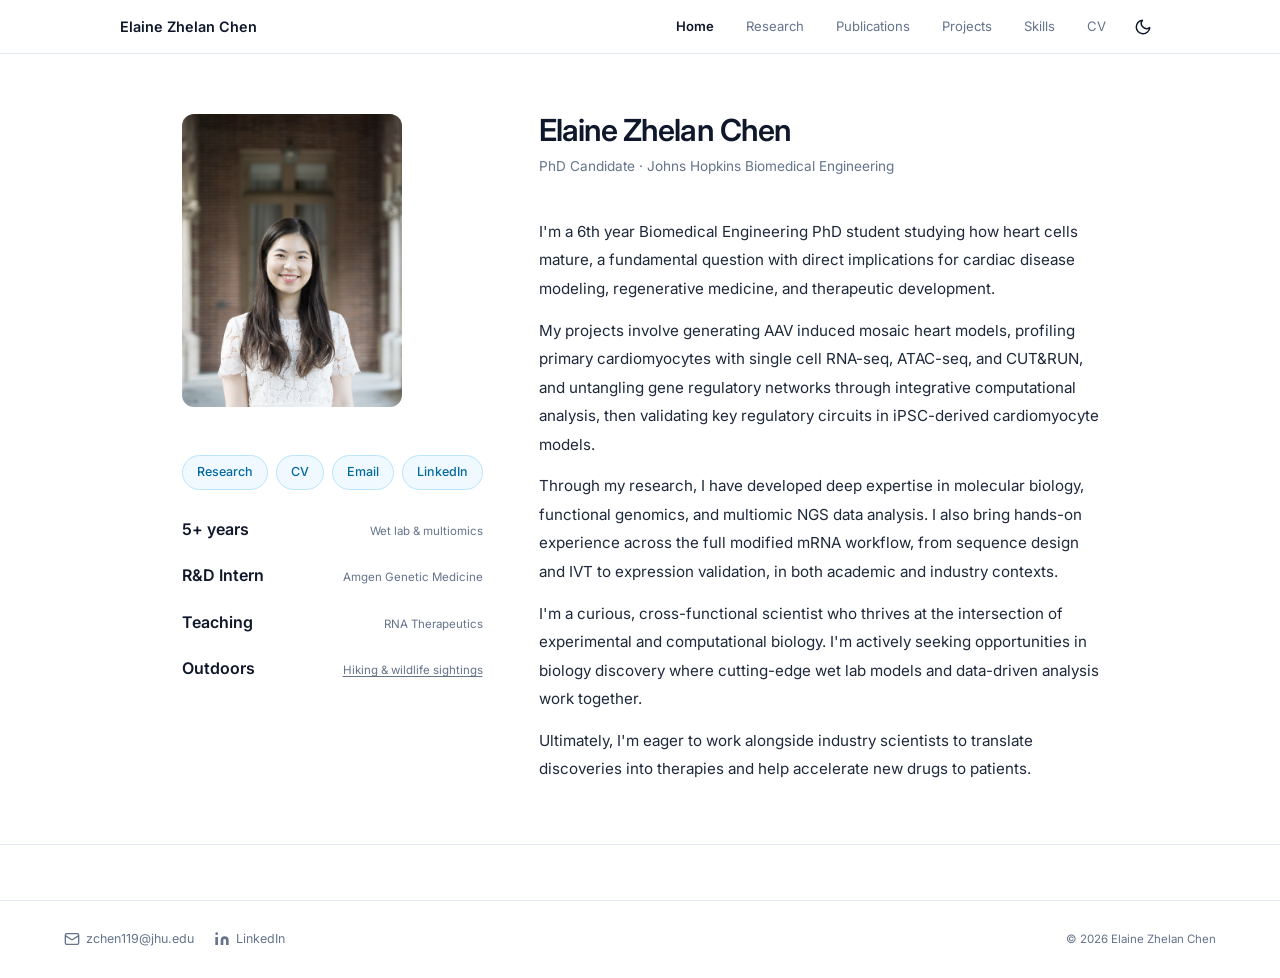
<file: index.html>
<!DOCTYPE html>
<html lang="en">
<head>
  <meta charset="UTF-8"/>
  <meta name="viewport" content="width=device-width, initial-scale=1.0"/>
  <title>Elaine Zhelan Chen</title>
  <meta name="description" content="Cross-functional scientist bridging wet lab & computational biology."/>
  <link rel="preconnect" href="https://fonts.googleapis.com"/>
  <link rel="preconnect" href="https://fonts.gstatic.com" crossorigin/>
  <link href="https://fonts.googleapis.com/css2?family=Inter:wght@300;400;500;600&display=swap" rel="stylesheet"/>
  <link rel="stylesheet" href="css/style.css"/>
</head>
<body data-page="home">

  <div id="nav-root"></div>

  <main class="page-content">

    <div class="hero-band">
      <div class="hero-inner">

        <div class="hero-right">
          <div class="hero-photo-wrap">
            <img src="assets/profile.jpg" alt="Elaine Zhelan Chen" width="220" height="293"/>
          </div>
          <div class="hero-links">
            <a href="research.html">Research</a>
            <a href="assets/20260424_Elaine_Zhelan_Chen_resume.pdf" download>CV</a>
            <a href="mailto:zchen119@jhu.edu">Email</a>
            <a href="https://www.linkedin.com/in/zhelan-elaine-chen" target="_blank" rel="noopener">LinkedIn</a>
          </div>
          <div class="hero-stats">
            <div class="hero-stat">
              <span class="hero-stat-val">5+ years</span>
              <span class="hero-stat-label">Wet lab &amp; multiomics</span>
            </div>
            <div class="hero-stat">
              <span class="hero-stat-val">R&amp;D Intern</span>
              <span class="hero-stat-label">Amgen Genetic Medicine</span>
            </div>
            <div class="hero-stat">
              <span class="hero-stat-val">Teaching</span>
              <span class="hero-stat-label">RNA Therapeutics</span>
            </div>
            <div class="hero-stat">
              <span class="hero-stat-val">Outdoors</span>
              <span class="hero-stat-label"><a href="https://www.instagram.com/elainesmisc.box/" target="_blank" rel="noopener">Hiking &amp; wildlife sightings</a></span>
            </div>
          </div>
        </div>

        <div class="hero-left">
          <h1>Elaine Zhelan Chen</h1>
          <div class="hero-role">PhD Candidate · Johns Hopkins Biomedical Engineering</div>
          <div class="hero-bio">
            <p>I'm a 6th year Biomedical Engineering PhD student studying how heart cells mature, a fundamental question with direct implications for cardiac disease modeling, regenerative medicine, and therapeutic development.</p>
            <p>My projects involve generating AAV induced mosaic heart models, profiling primary cardiomyocytes with single cell RNA-seq, ATAC-seq, and CUT&amp;RUN, and untangling gene regulatory networks through integrative computational analysis, then validating key regulatory circuits in iPSC-derived cardiomyocyte models.</p>
            <p>Through my research, I have developed deep expertise in molecular biology, functional genomics, and multiomic NGS data analysis. I also bring hands-on experience across the full modified mRNA workflow, from sequence design and IVT to expression validation, in both academic and industry contexts.</p>
            <p>I'm a curious, cross-functional scientist who thrives at the intersection of experimental and computational biology. I'm actively seeking opportunities in biology discovery where cutting-edge wet lab models and data-driven analysis work together.</p>
            <p>Ultimately, I'm eager to work alongside industry scientists to translate discoveries into therapies and help accelerate new drugs to patients.</p>
          </div>
        </div>

      </div>
    </div>

  </main>

  <div id="footer-root"></div>
  <script src="js/main.js"></script>
</body>
</html>
</file>
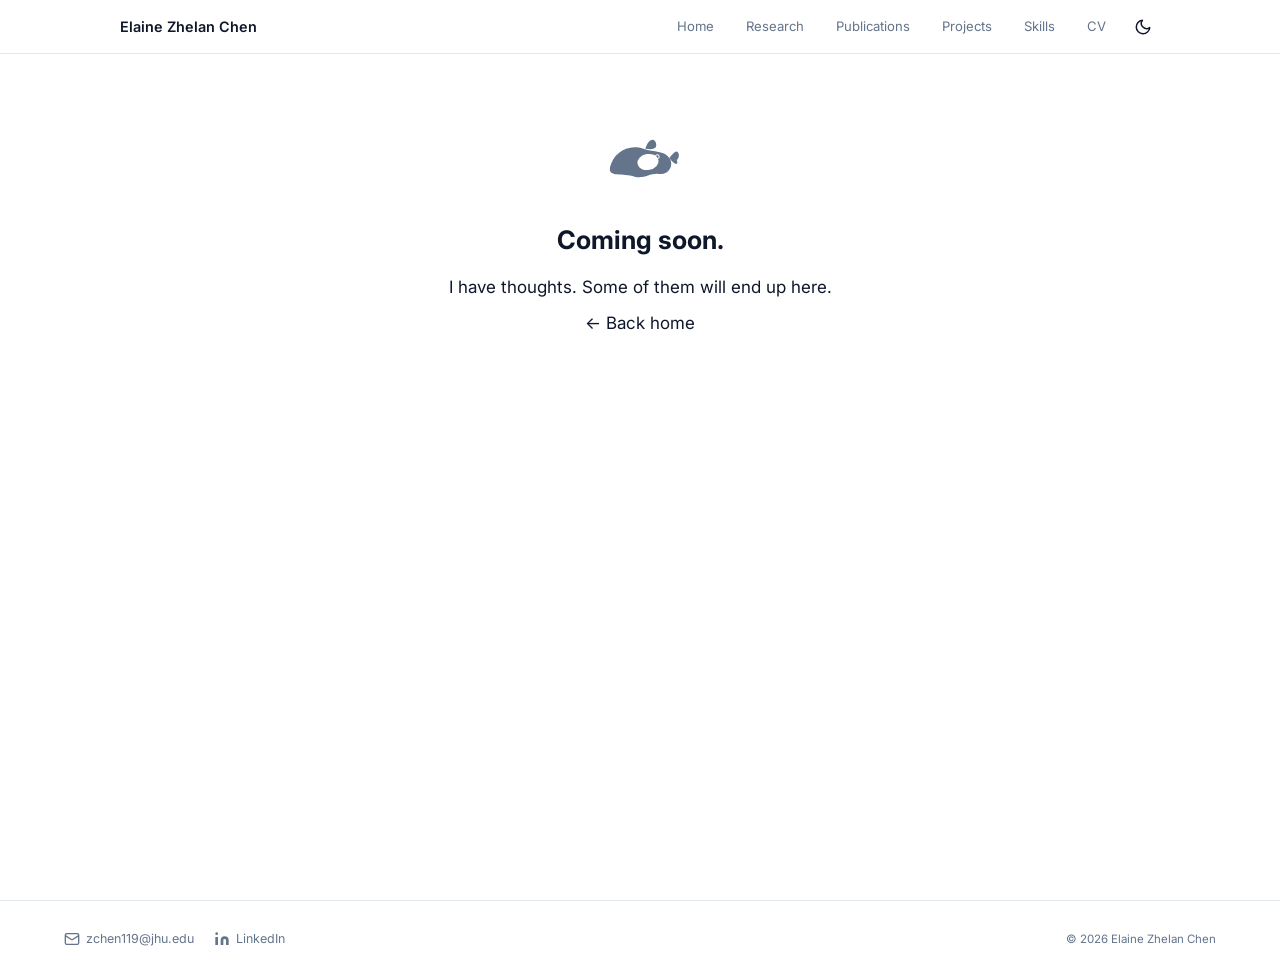
<file: blog.html>
<!DOCTYPE html>
<html lang="en">
<head>
  <meta charset="UTF-8"/>
  <meta name="viewport" content="width=device-width, initial-scale=1.0"/>
  <title>Blog · Elaine Zhelan Chen</title>
  <link rel="preconnect" href="https://fonts.googleapis.com"/>
  <link rel="preconnect" href="https://fonts.gstatic.com" crossorigin/>
  <link href="https://fonts.googleapis.com/css2?family=DM+Serif+Display&family=Inter:wght@400;500;600&display=swap" rel="stylesheet"/>
  <link rel="stylesheet" href="css/style.css"/>
</head>
<body data-page="blog">
  <div id="nav-root"></div>
  <main class="page-content">
    <div class="container">
      <div style="text-align:center; padding:80px 0;">
        <div style="width:80px; margin:0 auto 24px; color:var(--muted);">
          <svg viewBox="0 0 120 80" fill="none" xmlns="http://www.w3.org/2000/svg">
            <path d="M15 50 C20 28, 42 14, 65 22 C82 28, 96 24, 104 36 C112 48, 102 62, 88 60 C76 58, 66 68, 52 64 C34 58, 12 66, 15 50Z" fill="currentColor"/>
            <path d="M68 22 C72 8, 82 4, 84 14 C86 22, 80 24, 68 22Z" fill="currentColor"/>
            <path d="M104 36 C110 28, 116 22, 118 30 C120 38, 112 44, 104 36Z" fill="currentColor"/>
            <path d="M104 36 C110 44, 116 48, 116 42 C116 36, 110 40, 104 36Z" fill="currentColor"/>
            <circle cx="86" cy="34" r="3.5" fill="white"/>
            <circle cx="86" cy="34" r="2" fill="currentColor"/>
            <ellipse cx="72" cy="42" rx="16" ry="12" fill="white" transform="rotate(-10 72 42)"/>
          </svg>
        </div>
        <h2 style="margin-bottom:12px;">Coming soon.</h2>
        <p>I have thoughts. Some of them will end up here.</p>
        <p style="margin-top:8px;"><a href="index.html" style="color:var(--indigo);">← Back home</a></p>
      </div>
    </div>
  </main>
  <div id="footer-root"></div>
  <script src="js/main.js"></script>
</body>
</html>
</file>
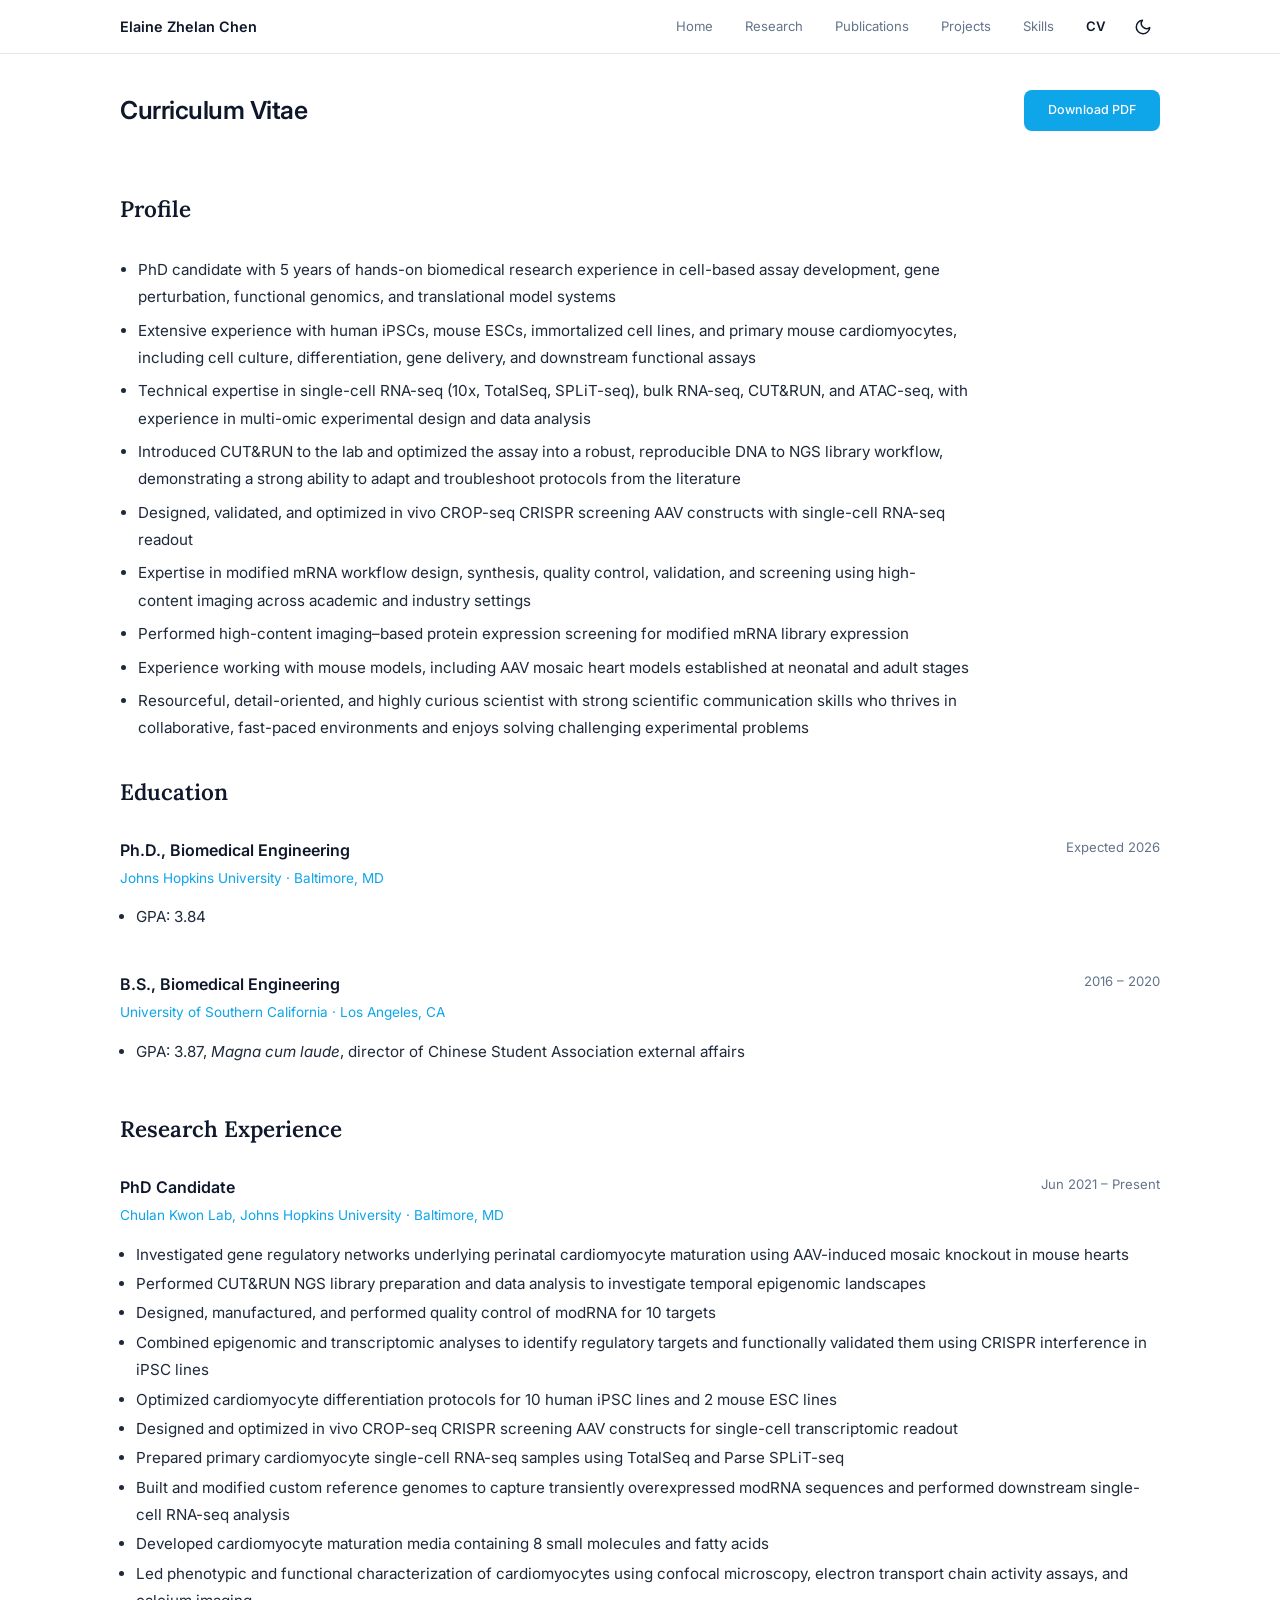
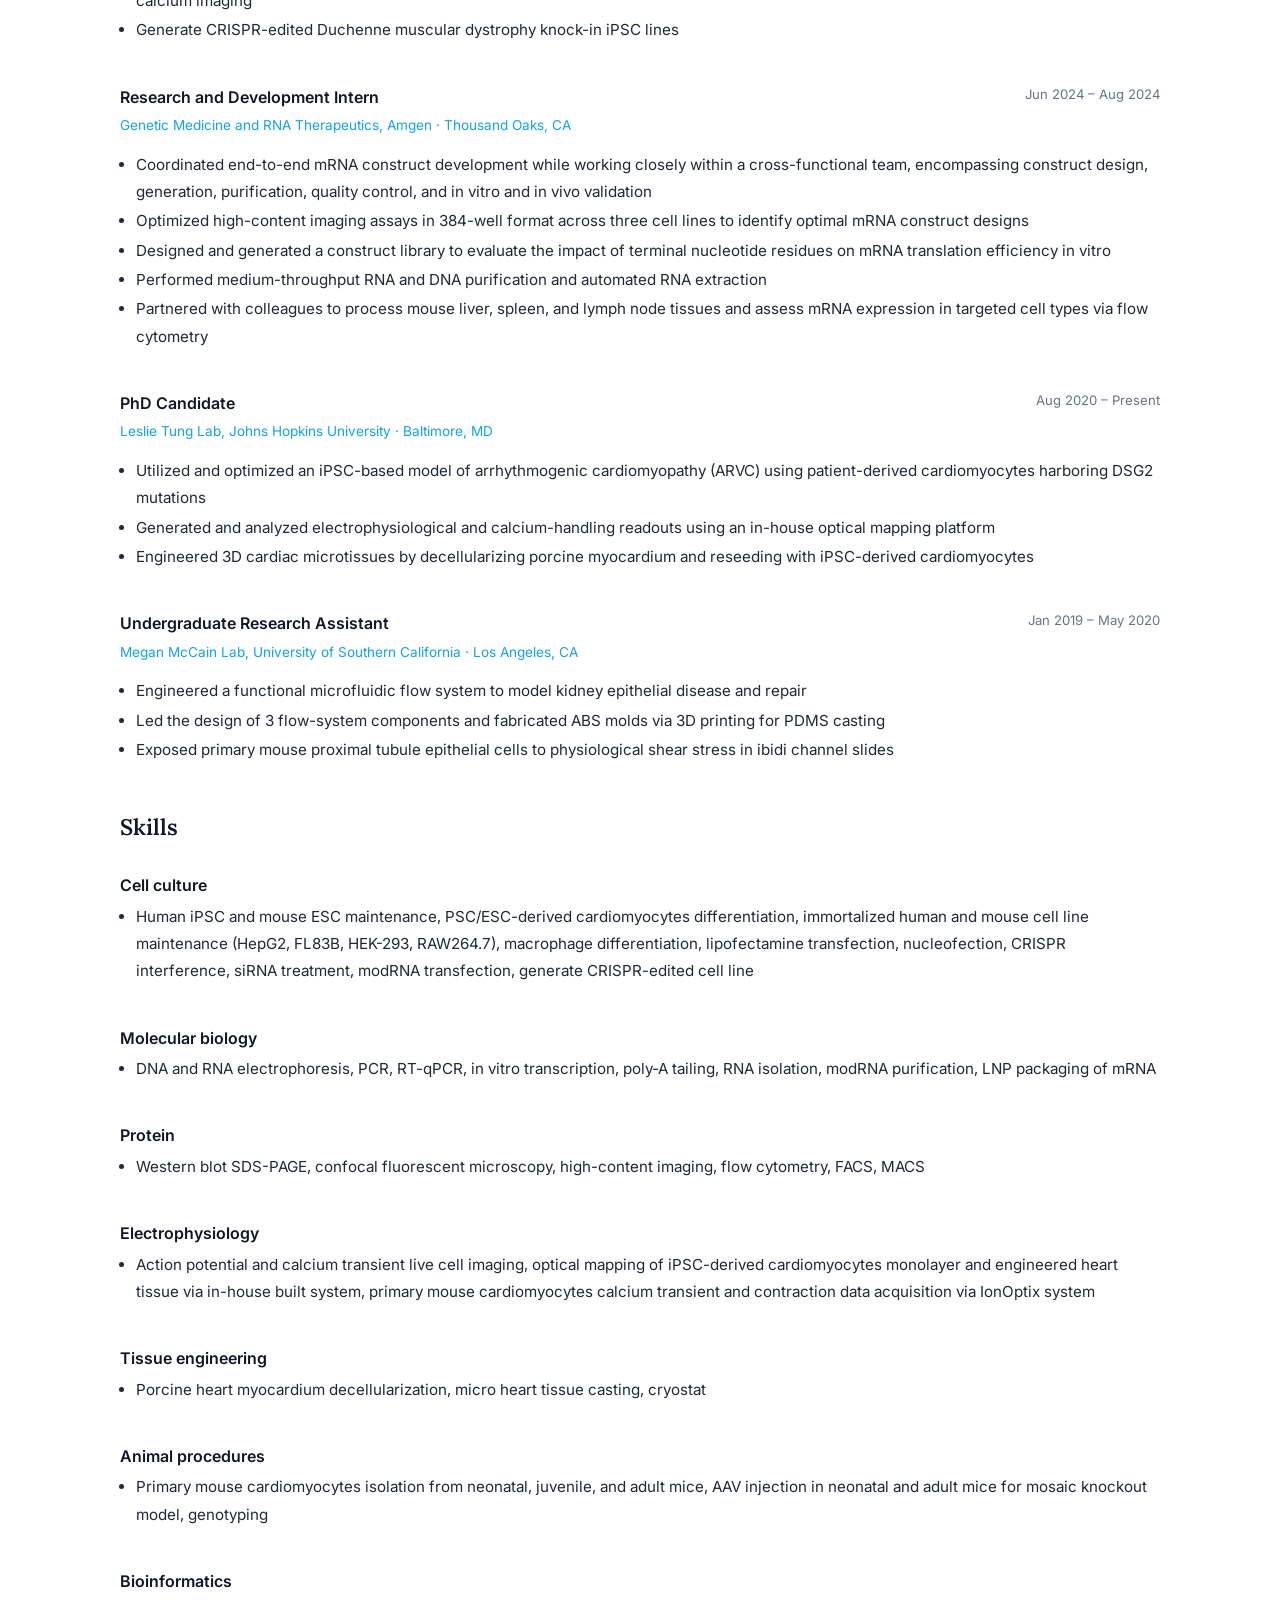
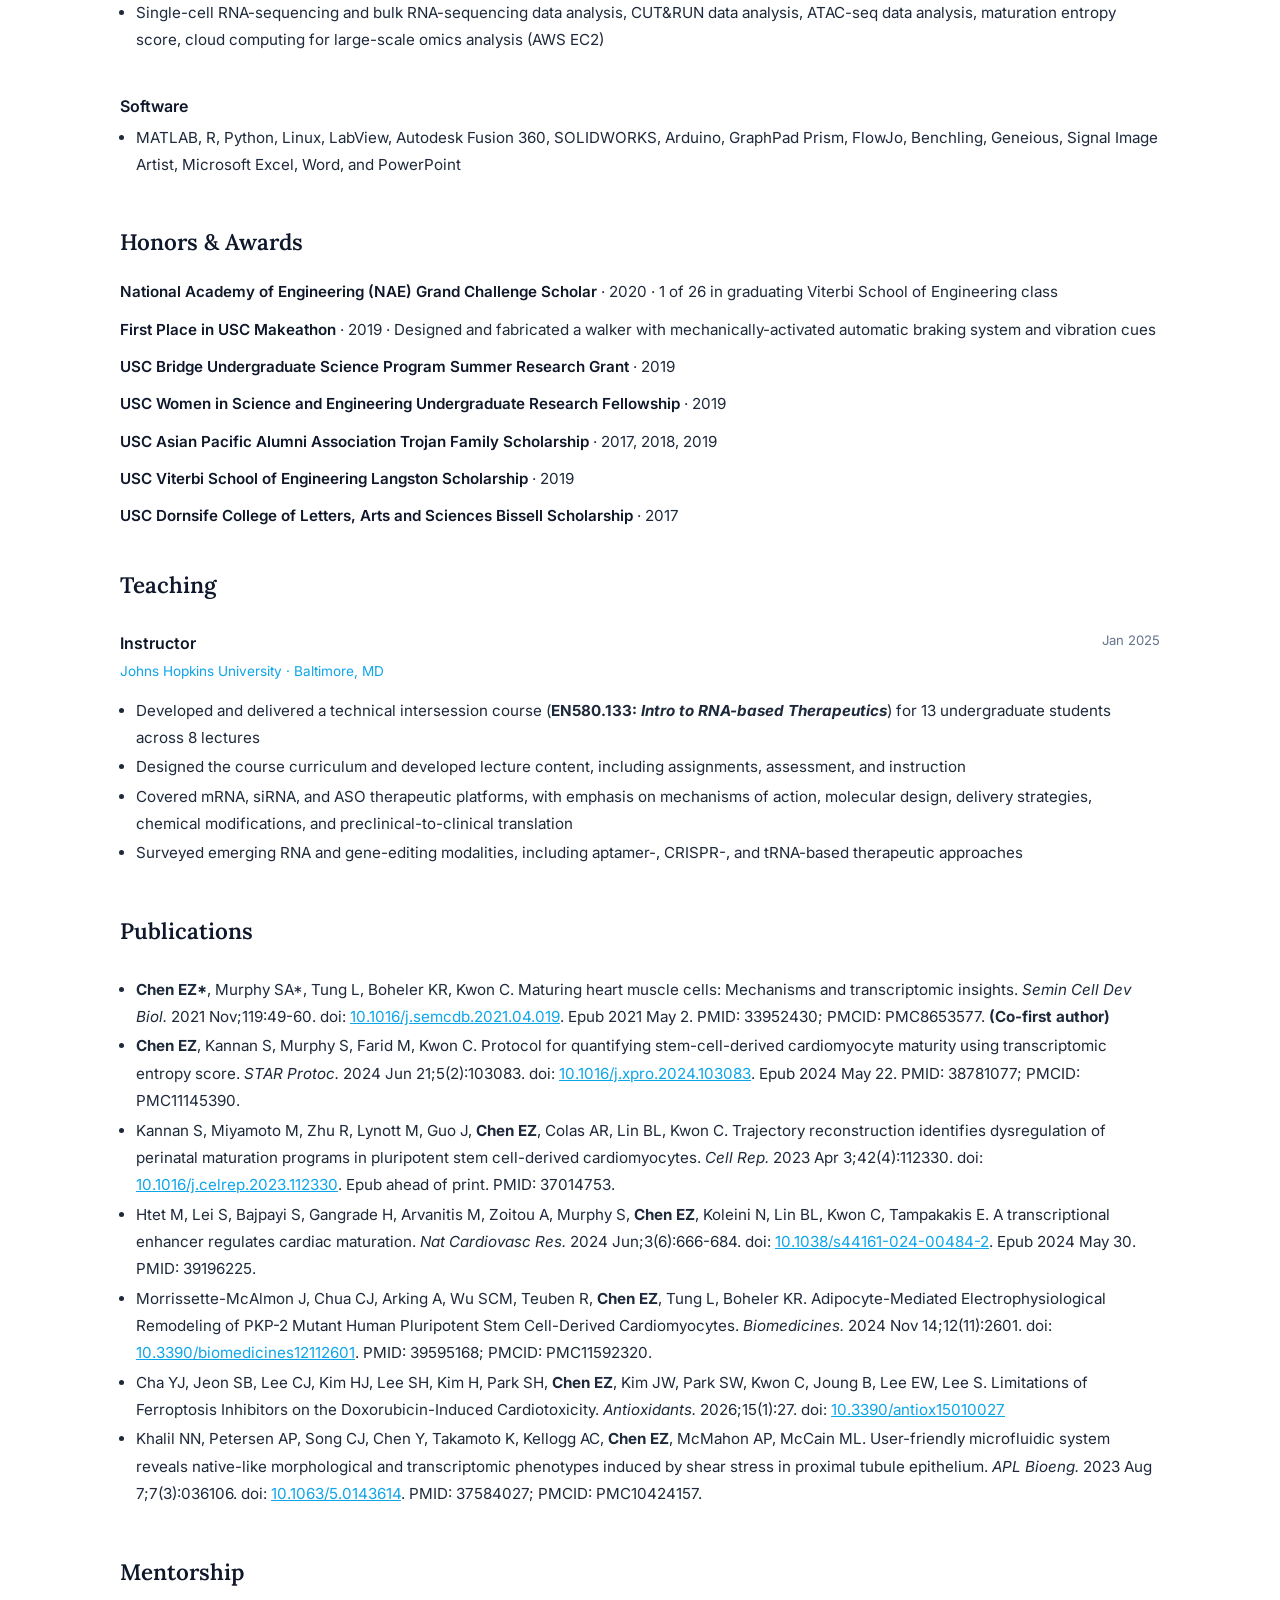
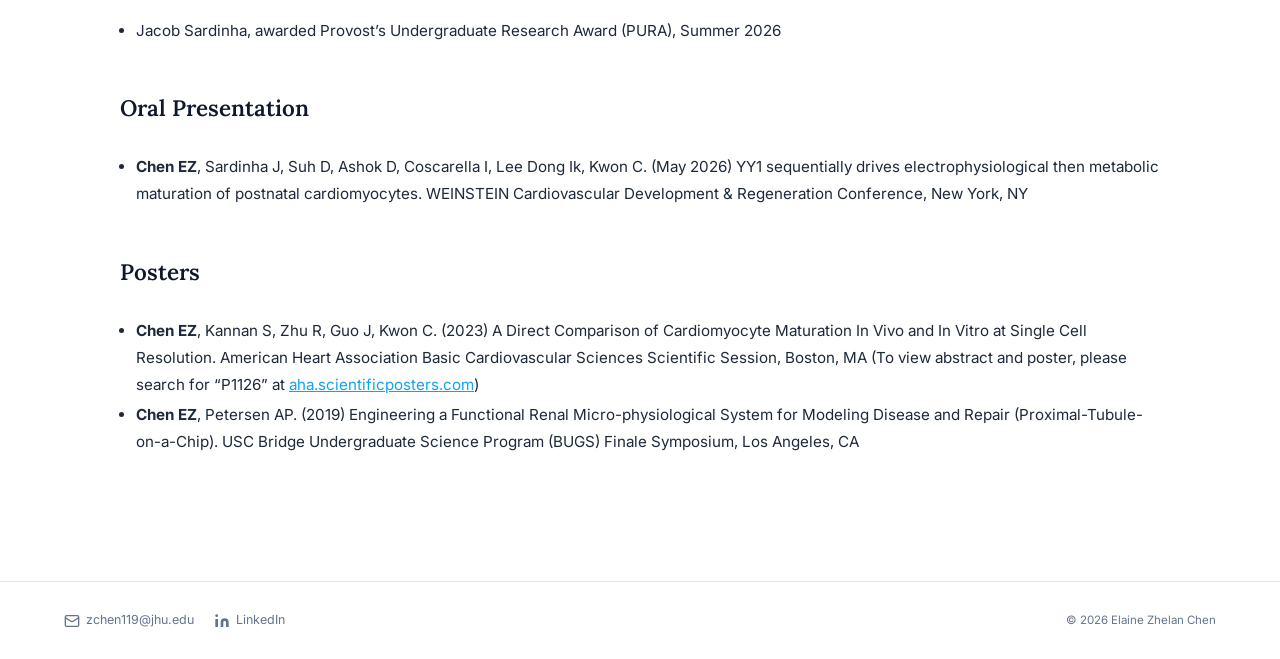
<file: cv.html>
<!DOCTYPE html>
<html lang="en">
<head>
  <meta charset="UTF-8"/>
  <meta name="viewport" content="width=device-width, initial-scale=1.0"/>
  <title>CV · Elaine Zhelan Chen</title>
  <link rel="preconnect" href="https://fonts.googleapis.com"/>
  <link rel="preconnect" href="https://fonts.gstatic.com" crossorigin/>
  <link href="https://fonts.googleapis.com/css2?family=Inter:wght@300;400;500;600&family=Lora:wght@600&display=swap" rel="stylesheet"/>
  <link rel="stylesheet" href="css/style.css"/>
</head>
<body data-page="cv">
  <div id="nav-root"></div>
  <main class="page-content">
    <div class="page-band">
      <div class="page-band-inner">
        <div class="page-heading">
          <span class="page-title">Curriculum Vitae</span>
        </div>
        <a href="assets/20260424_Elaine_Zhelan_Chen_resume.pdf" download class="btn-fill">Download PDF</a>
      </div>
    </div>
    <div class="page-wrap" style="padding-top:40px;padding-bottom:80px;">

      <div class="cv-section">
        <div class="cv-section-label">Profile</div>
        <ul class="cv-profile-list">
          <li>PhD candidate with 5 years of hands-on biomedical research experience in cell-based assay development, gene perturbation, functional genomics, and translational model systems</li>
          <li>Extensive experience with human iPSCs, mouse ESCs, immortalized cell lines, and primary mouse cardiomyocytes, including cell culture, differentiation, gene delivery, and downstream functional assays</li>
          <li>Technical expertise in single-cell RNA-seq (10x, TotalSeq, SPLiT-seq), bulk RNA-seq, CUT&amp;RUN, and ATAC-seq, with experience in multi-omic experimental design and data analysis</li>
          <li>Introduced CUT&amp;RUN to the lab and optimized the assay into a robust, reproducible DNA to NGS library workflow, demonstrating a strong ability to adapt and troubleshoot protocols from the literature</li>
          <li>Designed, validated, and optimized in vivo CROP-seq CRISPR screening AAV constructs with single-cell RNA-seq readout</li>
          <li>Expertise in modified mRNA workflow design, synthesis, quality control, validation, and screening using high-content imaging across academic and industry settings</li>
          <li>Performed high-content imaging–based protein expression screening for modified mRNA library expression</li>
          <li>Experience working with mouse models, including AAV mosaic heart models established at neonatal and adult stages</li>
          <li>Resourceful, detail-oriented, and highly curious scientist with strong scientific communication skills who thrives in collaborative, fast-paced environments and enjoys solving challenging experimental problems</li>
        </ul>
      </div>

      <div class="cv-section">
        <div class="cv-section-label">Education</div>
        <div class="cv-entry">
          <div class="cv-entry-title">Ph.D., Biomedical Engineering</div>
          <div class="cv-entry-date">Expected 2026</div>
          <div class="cv-entry-org">Johns Hopkins University · Baltimore, MD</div>
          <ul>
            <li>GPA: 3.84</li>
          </ul>
        </div>
        <div class="cv-entry">
          <div class="cv-entry-title">B.S., Biomedical Engineering</div>
          <div class="cv-entry-date">2016 – 2020</div>
          <div class="cv-entry-org">University of Southern California · Los Angeles, CA</div>
          <ul>
            <li>GPA: 3.87, <em>Magna cum laude</em>, director of Chinese Student Association external affairs</li>
          </ul>
        </div>
      </div>

      <div class="cv-section">
        <div class="cv-section-label">Research Experience</div>
        <div class="cv-entry">
          <div class="cv-entry-title">PhD Candidate</div>
          <div class="cv-entry-date">Jun 2021 – Present</div>
          <div class="cv-entry-org">Chulan Kwon Lab, Johns Hopkins University · Baltimore, MD</div>
          <ul>
            <li>Investigated gene regulatory networks underlying perinatal cardiomyocyte maturation using AAV-induced mosaic knockout in mouse hearts</li>
            <li>Performed CUT&amp;RUN NGS library preparation and data analysis to investigate temporal epigenomic landscapes</li>
            <li>Designed, manufactured, and performed quality control of modRNA for 10 targets</li>
            <li>Combined epigenomic and transcriptomic analyses to identify regulatory targets and functionally validated them using CRISPR interference in iPSC lines</li>
            <li>Optimized cardiomyocyte differentiation protocols for 10 human iPSC lines and 2 mouse ESC lines</li>
            <li>Designed and optimized in vivo CROP-seq CRISPR screening AAV constructs for single-cell transcriptomic readout</li>
            <li>Prepared primary cardiomyocyte single-cell RNA-seq samples using TotalSeq and Parse SPLiT-seq</li>
            <li>Built and modified custom reference genomes to capture transiently overexpressed modRNA sequences and performed downstream single-cell RNA-seq analysis</li>
            <li>Developed cardiomyocyte maturation media containing 8 small molecules and fatty acids</li>
            <li>Led phenotypic and functional characterization of cardiomyocytes using confocal microscopy, electron transport chain activity assays, and calcium imaging</li>
            <li>Generate CRISPR-edited Duchenne muscular dystrophy knock-in iPSC lines</li>
          </ul>
        </div>
        <div class="cv-entry">
          <div class="cv-entry-title">Research and Development Intern</div>
          <div class="cv-entry-date">Jun 2024 – Aug 2024</div>
          <div class="cv-entry-org">Genetic Medicine and RNA Therapeutics, Amgen · Thousand Oaks, CA</div>
          <ul>
            <li>Coordinated end-to-end mRNA construct development while working closely within a cross-functional team, encompassing construct design, generation, purification, quality control, and in vitro and in vivo validation</li>
            <li>Optimized high-content imaging assays in 384-well format across three cell lines to identify optimal mRNA construct designs</li>
            <li>Designed and generated a construct library to evaluate the impact of terminal nucleotide residues on mRNA translation efficiency in vitro</li>
            <li>Performed medium-throughput RNA and DNA purification and automated RNA extraction</li>
            <li>Partnered with colleagues to process mouse liver, spleen, and lymph node tissues and assess mRNA expression in targeted cell types via flow cytometry</li>
          </ul>
        </div>
        <div class="cv-entry">
          <div class="cv-entry-title">PhD Candidate</div>
          <div class="cv-entry-date">Aug 2020 – Present</div>
          <div class="cv-entry-org">Leslie Tung Lab, Johns Hopkins University · Baltimore, MD</div>
          <ul>
            <li>Utilized and optimized an iPSC-based model of arrhythmogenic cardiomyopathy (ARVC) using patient-derived cardiomyocytes harboring DSG2 mutations</li>
            <li>Generated and analyzed electrophysiological and calcium-handling readouts using an in-house optical mapping platform</li>
            <li>Engineered 3D cardiac microtissues by decellularizing porcine myocardium and reseeding with iPSC-derived cardiomyocytes</li>
          </ul>
        </div>
        <div class="cv-entry">
          <div class="cv-entry-title">Undergraduate Research Assistant</div>
          <div class="cv-entry-date">Jan 2019 – May 2020</div>
          <div class="cv-entry-org">Megan McCain Lab, University of Southern California · Los Angeles, CA</div>
          <ul>
            <li>Engineered a functional microfluidic flow system to model kidney epithelial disease and repair</li>
            <li>Led the design of 3 flow-system components and fabricated ABS molds via 3D printing for PDMS casting</li>
            <li>Exposed primary mouse proximal tubule epithelial cells to physiological shear stress in ibidi channel slides</li>
          </ul>
        </div>
      </div>

      <div class="cv-section">
        <div class="cv-section-label">Skills</div>
        <div class="cv-entry">
          <div class="cv-entry-title">Cell culture</div>
          <ul>
            <li>Human iPSC and mouse ESC maintenance, PSC/ESC-derived cardiomyocytes differentiation, immortalized human and mouse cell line maintenance (HepG2, FL83B, HEK-293, RAW264.7), macrophage differentiation, lipofectamine transfection, nucleofection, CRISPR interference, siRNA treatment, modRNA transfection, generate CRISPR-edited cell line</li>
          </ul>
        </div>
        <div class="cv-entry">
          <div class="cv-entry-title">Molecular biology</div>
          <ul>
            <li>DNA and RNA electrophoresis, PCR, RT-qPCR, in vitro transcription, poly-A tailing, RNA isolation, modRNA purification, LNP packaging of mRNA</li>
          </ul>
        </div>
        <div class="cv-entry">
          <div class="cv-entry-title">Protein</div>
          <ul>
            <li>Western blot SDS-PAGE, confocal fluorescent microscopy, high-content imaging, flow cytometry, FACS, MACS</li>
          </ul>
        </div>
        <div class="cv-entry">
          <div class="cv-entry-title">Electrophysiology</div>
          <ul>
            <li>Action potential and calcium transient live cell imaging, optical mapping of iPSC-derived cardiomyocytes monolayer and engineered heart tissue via in-house built system, primary mouse cardiomyocytes calcium transient and contraction data acquisition via IonOptix system</li>
          </ul>
        </div>
        <div class="cv-entry">
          <div class="cv-entry-title">Tissue engineering</div>
          <ul>
            <li>Porcine heart myocardium decellularization, micro heart tissue casting, cryostat</li>
          </ul>
        </div>
        <div class="cv-entry">
          <div class="cv-entry-title">Animal procedures</div>
          <ul>
            <li>Primary mouse cardiomyocytes isolation from neonatal, juvenile, and adult mice, AAV injection in neonatal and adult mice for mosaic knockout model, genotyping</li>
          </ul>
        </div>
        <div class="cv-entry">
          <div class="cv-entry-title">Bioinformatics</div>
          <ul>
            <li>Single-cell RNA-sequencing and bulk RNA-sequencing data analysis, CUT&amp;RUN data analysis, ATAC-seq data analysis, maturation entropy score, cloud computing for large-scale omics analysis (AWS EC2)</li>
          </ul>
        </div>
        <div class="cv-entry">
          <div class="cv-entry-title">Software</div>
          <ul>
            <li>MATLAB, R, Python, Linux, LabView, Autodesk Fusion 360, SOLIDWORKS, Arduino, GraphPad Prism, FlowJo, Benchling, Geneious, Signal Image Artist, Microsoft Excel, Word, and PowerPoint</li>
          </ul>
        </div>
      </div>

      <div class="cv-section">
        <div class="cv-section-label">Honors &amp; Awards</div>
        <ul class="cv-awards">
          <li><strong>National Academy of Engineering (NAE) Grand Challenge Scholar</strong> · 2020 · 1 of 26 in graduating Viterbi School of Engineering class</li>
          <li><strong>First Place in USC Makeathon</strong> · 2019 · Designed and fabricated a walker with mechanically-activated automatic braking system and vibration cues</li>
          <li><strong>USC Bridge Undergraduate Science Program Summer Research Grant</strong> · 2019</li>
          <li><strong>USC Women in Science and Engineering Undergraduate Research Fellowship</strong> · 2019</li>
          <li><strong>USC Asian Pacific Alumni Association Trojan Family Scholarship</strong> · 2017, 2018, 2019</li>
          <li><strong>USC Viterbi School of Engineering Langston Scholarship</strong> · 2019</li>
          <li><strong>USC Dornsife College of Letters, Arts and Sciences Bissell Scholarship</strong> · 2017</li>
        </ul>
      </div>

      <div class="cv-section">
        <div class="cv-section-label">Teaching</div>
        <div class="cv-entry">
          <div class="cv-entry-title">Instructor</div>
          <div class="cv-entry-date">Jan 2025</div>
          <div class="cv-entry-org">Johns Hopkins University · Baltimore, MD</div>
          <ul>
            <li>Developed and delivered a technical intersession course (<strong>EN580.133: <em>Intro to RNA-based Therapeutics</em></strong>) for 13 undergraduate students across 8 lectures</li>
            <li>Designed the course curriculum and developed lecture content, including assignments, assessment, and instruction</li>
            <li>Covered mRNA, siRNA, and ASO therapeutic platforms, with emphasis on mechanisms of action, molecular design, delivery strategies, chemical modifications, and preclinical-to-clinical translation</li>
            <li>Surveyed emerging RNA and gene-editing modalities, including aptamer-, CRISPR-, and tRNA-based therapeutic approaches</li>
          </ul>
        </div>
      </div>

      <div class="cv-section">
        <div class="cv-section-label">Publications</div>
        <div class="cv-entry">
          <ul>
            <li><strong>Chen EZ*</strong>, Murphy SA*, Tung L, Boheler KR, Kwon C. Maturing heart muscle cells: Mechanisms and transcriptomic insights. <em>Semin Cell Dev Biol.</em> 2021 Nov;119:49-60. doi: <a href="https://doi.org/10.1016/j.semcdb.2021.04.019" target="_blank" rel="noopener">10.1016/j.semcdb.2021.04.019</a>. Epub 2021 May 2. PMID: 33952430; PMCID: PMC8653577. <strong>(Co-first author)</strong></li>
            <li><strong>Chen EZ</strong>, Kannan S, Murphy S, Farid M, Kwon C. Protocol for quantifying stem-cell-derived cardiomyocyte maturity using transcriptomic entropy score. <em>STAR Protoc.</em> 2024 Jun 21;5(2):103083. doi: <a href="https://doi.org/10.1016/j.xpro.2024.103083" target="_blank" rel="noopener">10.1016/j.xpro.2024.103083</a>. Epub 2024 May 22. PMID: 38781077; PMCID: PMC11145390.</li>
            <li>Kannan S, Miyamoto M, Zhu R, Lynott M, Guo J, <strong>Chen EZ</strong>, Colas AR, Lin BL, Kwon C. Trajectory reconstruction identifies dysregulation of perinatal maturation programs in pluripotent stem cell-derived cardiomyocytes. <em>Cell Rep.</em> 2023 Apr 3;42(4):112330. doi: <a href="https://doi.org/10.1016/j.celrep.2023.112330" target="_blank" rel="noopener">10.1016/j.celrep.2023.112330</a>. Epub ahead of print. PMID: 37014753.</li>
            <li>Htet M, Lei S, Bajpayi S, Gangrade H, Arvanitis M, Zoitou A, Murphy S, <strong>Chen EZ</strong>, Koleini N, Lin BL, Kwon C, Tampakakis E. A transcriptional enhancer regulates cardiac maturation. <em>Nat Cardiovasc Res.</em> 2024 Jun;3(6):666-684. doi: <a href="https://doi.org/10.1038/s44161-024-00484-2" target="_blank" rel="noopener">10.1038/s44161-024-00484-2</a>. Epub 2024 May 30. PMID: 39196225.</li>
            <li>Morrissette-McAlmon J, Chua CJ, Arking A, Wu SCM, Teuben R, <strong>Chen EZ</strong>, Tung L, Boheler KR. Adipocyte-Mediated Electrophysiological Remodeling of PKP-2 Mutant Human Pluripotent Stem Cell-Derived Cardiomyocytes. <em>Biomedicines.</em> 2024 Nov 14;12(11):2601. doi: <a href="https://doi.org/10.3390/biomedicines12112601" target="_blank" rel="noopener">10.3390/biomedicines12112601</a>. PMID: 39595168; PMCID: PMC11592320.</li>
            <li>Cha YJ, Jeon SB, Lee CJ, Kim HJ, Lee SH, Kim H, Park SH, <strong>Chen EZ</strong>, Kim JW, Park SW, Kwon C, Joung B, Lee EW, Lee S. Limitations of Ferroptosis Inhibitors on the Doxorubicin-Induced Cardiotoxicity. <em>Antioxidants.</em> 2026;15(1):27. doi: <a href="https://doi.org/10.3390/antiox15010027" target="_blank" rel="noopener">10.3390/antiox15010027</a></li>
            <li>Khalil NN, Petersen AP, Song CJ, Chen Y, Takamoto K, Kellogg AC, <strong>Chen EZ</strong>, McMahon AP, McCain ML. User-friendly microfluidic system reveals native-like morphological and transcriptomic phenotypes induced by shear stress in proximal tubule epithelium. <em>APL Bioeng.</em> 2023 Aug 7;7(3):036106. doi: <a href="https://doi.org/10.1063/5.0143614" target="_blank" rel="noopener">10.1063/5.0143614</a>. PMID: 37584027; PMCID: PMC10424157.</li>
          </ul>
        </div>
      </div>

      <div class="cv-section">
        <div class="cv-section-label">Mentorship</div>
        <div class="cv-entry">
          <ul>
            <li>Jacob Sardinha, awarded Provost&rsquo;s Undergraduate Research Award (PURA), Summer 2026</li>
          </ul>
        </div>
      </div>

      <div class="cv-section">
        <div class="cv-section-label">Oral Presentation</div>
        <div class="cv-entry">
          <ul>
            <li><strong>Chen EZ</strong>, Sardinha J, Suh D, Ashok D, Coscarella I, Lee Dong Ik, Kwon C. (May 2026) YY1 sequentially drives electrophysiological then metabolic maturation of postnatal cardiomyocytes. WEINSTEIN Cardiovascular Development &amp; Regeneration Conference, New York, NY</li>
          </ul>
        </div>
      </div>

      <div class="cv-section">
        <div class="cv-section-label">Posters</div>
        <div class="cv-entry">
          <ul>
            <li><strong>Chen EZ</strong>, Kannan S, Zhu R, Guo J, Kwon C. (2023) A Direct Comparison of Cardiomyocyte Maturation In Vivo and In Vitro at Single Cell Resolution. American Heart Association Basic Cardiovascular Sciences Scientific Session, Boston, MA (To view abstract and poster, please search for &ldquo;P1126&rdquo; at <a href="https://aha.scientificposters.com/epsAbstractAHA.cfm?id=1">aha.scientificposters.com</a>)</li>
            <li><strong>Chen EZ</strong>, Petersen AP. (2019) Engineering a Functional Renal Micro-physiological System for Modeling Disease and Repair (Proximal-Tubule-on-a-Chip). USC Bridge Undergraduate Science Program (BUGS) Finale Symposium, Los Angeles, CA</li>
          </ul>
        </div>
      </div>

    </div>
  </main>
  <div id="footer-root"></div>
  <script src="js/main.js"></script>
</body>
</html>
</file>
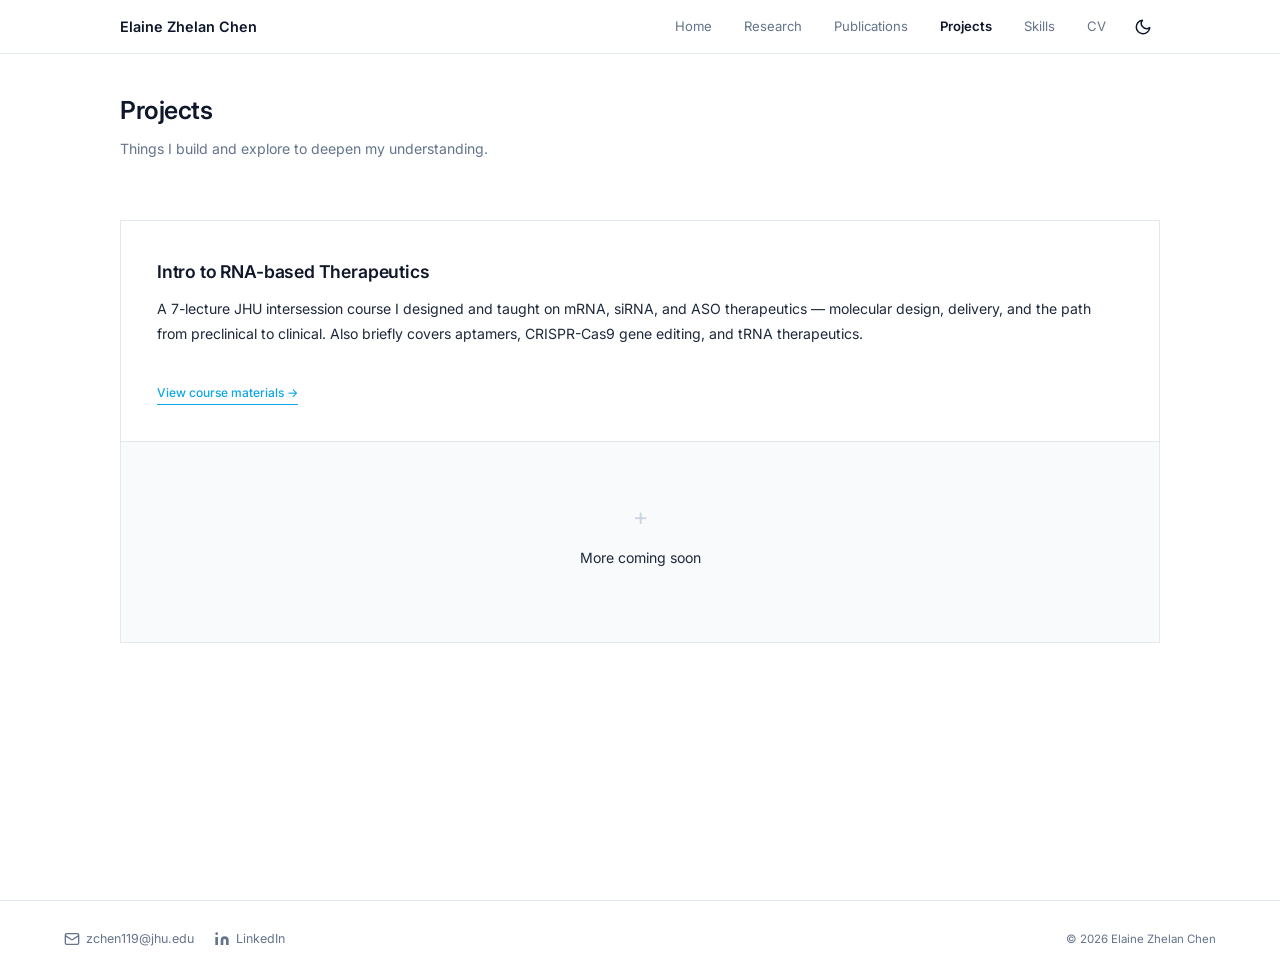
<file: projects.html>
<!DOCTYPE html>
<html lang="en">
<head>
  <meta charset="UTF-8"/>
  <meta name="viewport" content="width=device-width, initial-scale=1.0"/>
  <title>Projects · Elaine Zhelan Chen</title>
  <link rel="preconnect" href="https://fonts.googleapis.com"/>
  <link rel="preconnect" href="https://fonts.gstatic.com" crossorigin/>
  <link href="https://fonts.googleapis.com/css2?family=Inter:wght@300;400;500;600&display=swap" rel="stylesheet"/>
  <link rel="stylesheet" href="css/style.css"/>
</head>
<body data-page="projects">
  <div id="nav-root"></div>
  <main class="page-content">
    <div class="page-band">
      <div class="page-band-inner">
        <div>
          <div class="page-heading">
            <span class="page-title">Projects</span>
          </div>
          <div class="page-sub">Things I build and explore to deepen my understanding.</div>
        </div>
      </div>
    </div>
    <div class="page-wrap" style="padding-top:40px;padding-bottom:80px;">
      <div class="projects-grid">
        <div class="project-card">
          <h3>Intro to RNA-based Therapeutics</h3>
          <p>A 7-lecture JHU intersession course I designed and taught on mRNA, siRNA, and ASO therapeutics — molecular design, delivery, and the path from preclinical to clinical. Also briefly covers aptamers, CRISPR-Cas9 gene editing, and tRNA therapeutics.</p>
          <a href="rna-therapeutics.html" class="project-card-link">View course materials →</a>
        </div>
        <div class="project-card project-placeholder">
          <div class="project-placeholder-plus">+</div>
          <p>More coming soon</p>
        </div>
      </div>
    </div>
  </main>
  <div id="footer-root"></div>
  <script src="js/main.js"></script>
</body>
</html>
</file>
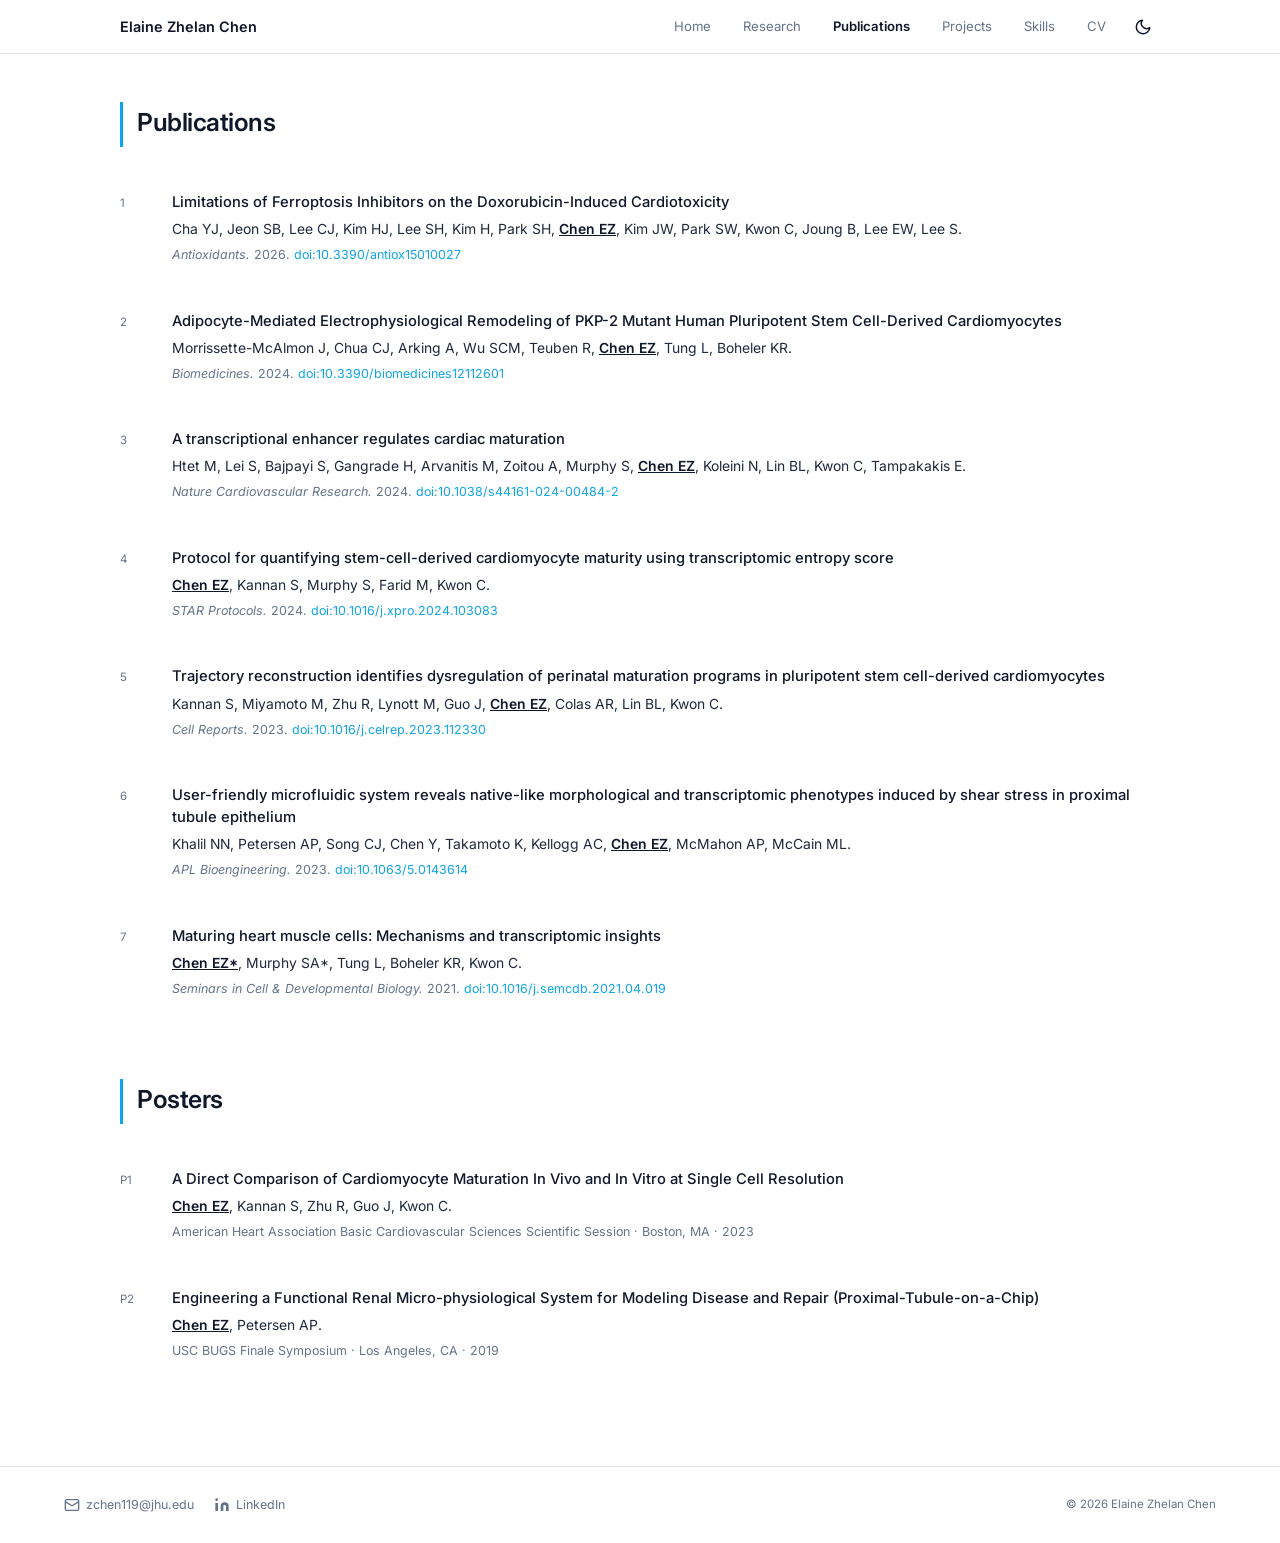
<file: publications.html>
<!DOCTYPE html>
<html lang="en">
<head>
  <meta charset="UTF-8"/>
  <meta name="viewport" content="width=device-width, initial-scale=1.0"/>
  <title>Publications · Elaine Zhelan Chen</title>
  <link rel="preconnect" href="https://fonts.googleapis.com"/>
  <link rel="preconnect" href="https://fonts.gstatic.com" crossorigin/>
  <link href="https://fonts.googleapis.com/css2?family=Inter:wght@300;400;500;600&display=swap" rel="stylesheet"/>
  <link rel="stylesheet" href="css/style.css"/>
</head>
<body data-page="publications">
  <div id="nav-root"></div>
  <main class="page-content">
    <div class="page-wrap" style="padding-top:48px;padding-bottom:80px;">

      <h2 class="pub-heading">Publications</h2>
      <div class="pub-list">
        <div class="pub-item">
          <div class="pub-idx">1</div>
          <div>
            <div class="pub-title">Limitations of Ferroptosis Inhibitors on the Doxorubicin-Induced Cardiotoxicity</div>
            <div class="pub-authors">Cha YJ, Jeon SB, Lee CJ, Kim HJ, Lee SH, Kim H, Park SH, <strong>Chen EZ</strong>, Kim JW, Park SW, Kwon C, Joung B, Lee EW, Lee S.</div>
            <div class="pub-meta"><em>Antioxidants.</em> 2026. <a href="https://doi.org/10.3390/antiox15010027" target="_blank" rel="noopener">doi:10.3390/antiox15010027</a></div>
          </div>
        </div>
        <div class="pub-item">
          <div class="pub-idx">2</div>
          <div>
            <div class="pub-title">Adipocyte-Mediated Electrophysiological Remodeling of PKP-2 Mutant Human Pluripotent Stem Cell-Derived Cardiomyocytes</div>
            <div class="pub-authors">Morrissette-McAlmon J, Chua CJ, Arking A, Wu SCM, Teuben R, <strong>Chen EZ</strong>, Tung L, Boheler KR.</div>
            <div class="pub-meta"><em>Biomedicines.</em> 2024. <a href="https://doi.org/10.3390/biomedicines12112601" target="_blank" rel="noopener">doi:10.3390/biomedicines12112601</a></div>
          </div>
        </div>
        <div class="pub-item">
          <div class="pub-idx">3</div>
          <div>
            <div class="pub-title">A transcriptional enhancer regulates cardiac maturation</div>
            <div class="pub-authors">Htet M, Lei S, Bajpayi S, Gangrade H, Arvanitis M, Zoitou A, Murphy S, <strong>Chen EZ</strong>, Koleini N, Lin BL, Kwon C, Tampakakis E.</div>
            <div class="pub-meta"><em>Nature Cardiovascular Research.</em> 2024. <a href="https://doi.org/10.1038/s44161-024-00484-2" target="_blank" rel="noopener">doi:10.1038/s44161-024-00484-2</a></div>
          </div>
        </div>
        <div class="pub-item">
          <div class="pub-idx">4</div>
          <div>
            <div class="pub-title">Protocol for quantifying stem-cell-derived cardiomyocyte maturity using transcriptomic entropy score</div>
            <div class="pub-authors"><strong>Chen EZ</strong>, Kannan S, Murphy S, Farid M, Kwon C.</div>
            <div class="pub-meta"><em>STAR Protocols.</em> 2024. <a href="https://doi.org/10.1016/j.xpro.2024.103083" target="_blank" rel="noopener">doi:10.1016/j.xpro.2024.103083</a></div>
          </div>
        </div>
        <div class="pub-item">
          <div class="pub-idx">5</div>
          <div>
            <div class="pub-title">Trajectory reconstruction identifies dysregulation of perinatal maturation programs in pluripotent stem cell-derived cardiomyocytes</div>
            <div class="pub-authors">Kannan S, Miyamoto M, Zhu R, Lynott M, Guo J, <strong>Chen EZ</strong>, Colas AR, Lin BL, Kwon C.</div>
            <div class="pub-meta"><em>Cell Reports.</em> 2023. <a href="https://doi.org/10.1016/j.celrep.2023.112330" target="_blank" rel="noopener">doi:10.1016/j.celrep.2023.112330</a></div>
          </div>
        </div>
        <div class="pub-item">
          <div class="pub-idx">6</div>
          <div>
            <div class="pub-title">User-friendly microfluidic system reveals native-like morphological and transcriptomic phenotypes induced by shear stress in proximal tubule epithelium</div>
            <div class="pub-authors">Khalil NN, Petersen AP, Song CJ, Chen Y, Takamoto K, Kellogg AC, <strong>Chen EZ</strong>, McMahon AP, McCain ML.</div>
            <div class="pub-meta"><em>APL Bioengineering.</em> 2023. <a href="https://doi.org/10.1063/5.0143614" target="_blank" rel="noopener">doi:10.1063/5.0143614</a></div>
          </div>
        </div>
        <div class="pub-item">
          <div class="pub-idx">7</div>
          <div>
            <div class="pub-title">Maturing heart muscle cells: Mechanisms and transcriptomic insights</div>
            <div class="pub-authors"><strong>Chen EZ*</strong>, Murphy SA*, Tung L, Boheler KR, Kwon C.</div>
            <div class="pub-meta"><em>Seminars in Cell &amp; Developmental Biology.</em> 2021. <a href="https://doi.org/10.1016/j.semcdb.2021.04.019" target="_blank" rel="noopener">doi:10.1016/j.semcdb.2021.04.019</a></div>
          </div>
        </div>
      </div>

      <h2 class="pub-heading">Posters</h2>
      <div class="pub-list">
        <div class="pub-item">
          <div class="pub-idx">P1</div>
          <div>
            <div class="pub-title">A Direct Comparison of Cardiomyocyte Maturation In Vivo and In Vitro at Single Cell Resolution</div>
            <div class="pub-authors"><strong>Chen EZ</strong>, Kannan S, Zhu R, Guo J, Kwon C.</div>
            <div class="pub-meta">American Heart Association Basic Cardiovascular Sciences Scientific Session · Boston, MA · 2023</div>
          </div>
        </div>
        <div class="pub-item">
          <div class="pub-idx">P2</div>
          <div>
            <div class="pub-title">Engineering a Functional Renal Micro-physiological System for Modeling Disease and Repair (Proximal-Tubule-on-a-Chip)</div>
            <div class="pub-authors"><strong>Chen EZ</strong>, Petersen AP.</div>
            <div class="pub-meta">USC BUGS Finale Symposium · Los Angeles, CA · 2019</div>
          </div>
        </div>
      </div>

    </div>
  </main>
  <div id="footer-root"></div>
  <script src="js/main.js"></script>
</body>
</html>
</file>
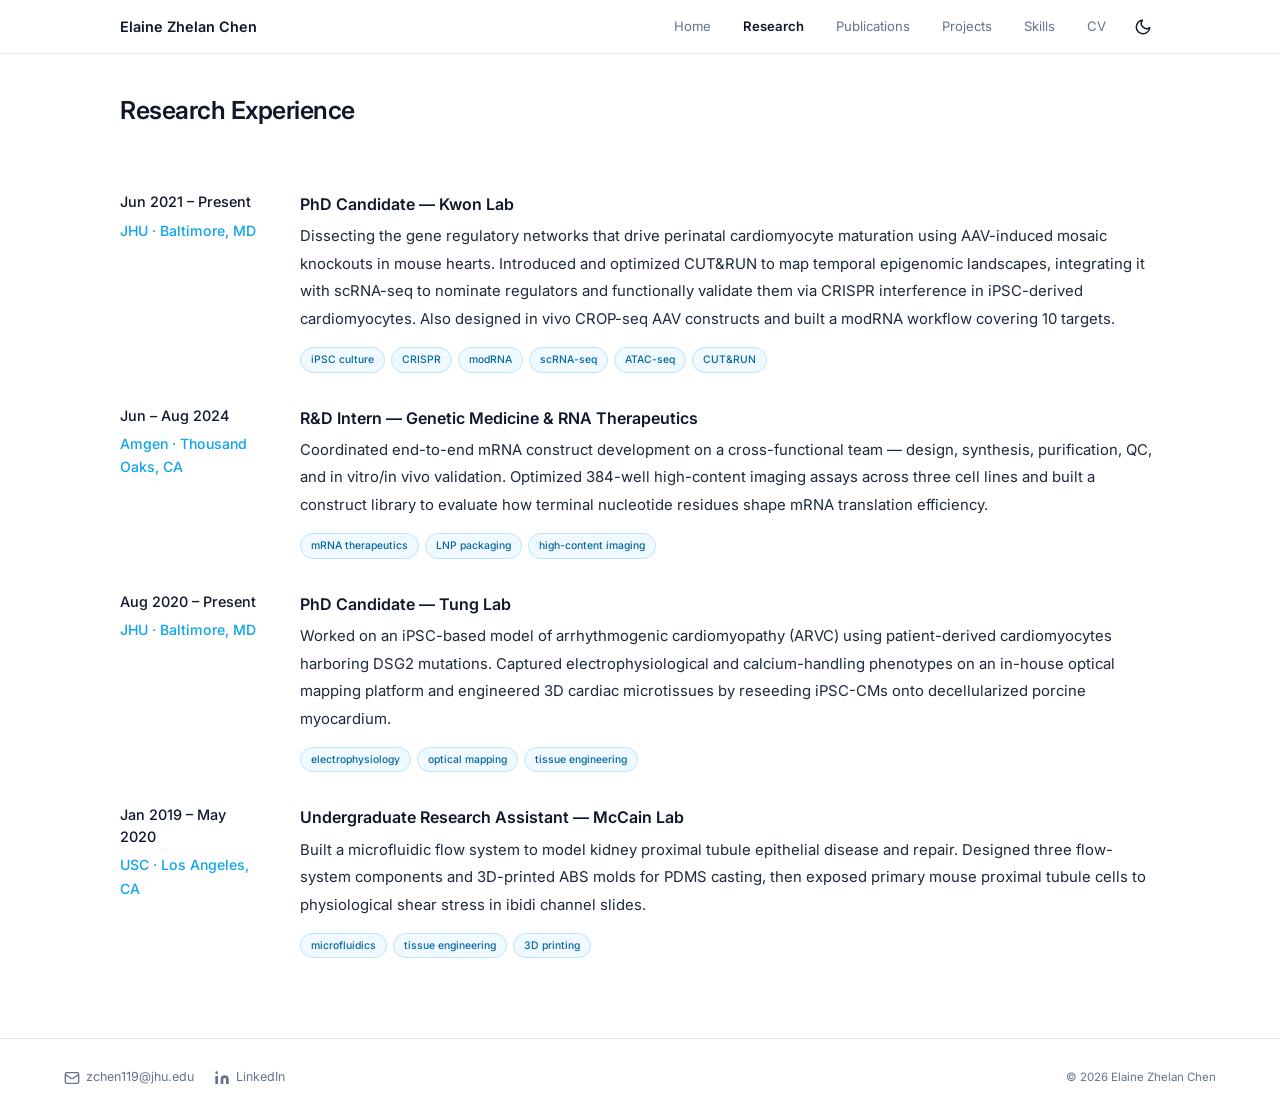
<file: research.html>
<!DOCTYPE html>
<html lang="en">
<head>
  <meta charset="UTF-8"/>
  <meta name="viewport" content="width=device-width, initial-scale=1.0"/>
  <title>Research · Elaine Zhelan Chen</title>
  <link rel="preconnect" href="https://fonts.googleapis.com"/>
  <link rel="preconnect" href="https://fonts.gstatic.com" crossorigin/>
  <link href="https://fonts.googleapis.com/css2?family=Inter:wght@300;400;500;600&display=swap" rel="stylesheet"/>
  <link rel="stylesheet" href="css/style.css"/>
</head>
<body data-page="research">
  <div id="nav-root"></div>
  <main class="page-content">
    <div class="page-band">
      <div class="page-band-inner">
        <div class="page-heading">
          <span class="page-title">Research Experience</span>
        </div>
      </div>
    </div>
    <div class="page-wrap" style="padding-top:40px;padding-bottom:80px;">
      <div class="timeline-list">

        <div class="tl-item">
          <div class="tl-left">
            <div class="tl-date">Jun 2021 – Present</div>
            <div class="tl-org">JHU · Baltimore, MD</div>
          </div>
          <div class="tl-right">
            <div class="tl-title">PhD Candidate — Kwon Lab</div>
            <div class="tl-body">Dissecting the gene regulatory networks that drive perinatal cardiomyocyte maturation using AAV-induced mosaic knockouts in mouse hearts. Introduced and optimized CUT&amp;RUN to map temporal epigenomic landscapes, integrating it with scRNA-seq to nominate regulators and functionally validate them via CRISPR interference in iPSC-derived cardiomyocytes. Also designed in vivo CROP-seq AAV constructs and built a modRNA workflow covering 10 targets.</div>
            <div class="tl-tags">
              <span class="tag tag-wetlab">iPSC culture</span>
              <span class="tag tag-wetlab">CRISPR</span>
              <span class="tag tag-wetlab">modRNA</span>
              <span class="tag tag-computational">scRNA-seq</span>
              <span class="tag tag-computational">ATAC-seq</span>
              <span class="tag tag-computational">CUT&amp;RUN</span>
            </div>
          </div>
        </div>

        <div class="tl-item">
          <div class="tl-left">
            <div class="tl-date">Jun – Aug 2024</div>
            <div class="tl-org">Amgen · Thousand Oaks, CA</div>
          </div>
          <div class="tl-right">
            <div class="tl-title">R&amp;D Intern — Genetic Medicine &amp; RNA Therapeutics</div>
            <div class="tl-body">Coordinated end-to-end mRNA construct development on a cross-functional team — design, synthesis, purification, QC, and in vitro/in vivo validation. Optimized 384-well high-content imaging assays across three cell lines and built a construct library to evaluate how terminal nucleotide residues shape mRNA translation efficiency.</div>
            <div class="tl-tags">
              <span class="tag tag-wetlab">mRNA therapeutics</span>
              <span class="tag tag-wetlab">LNP packaging</span>
              <span class="tag tag-wetlab">high-content imaging</span>
            </div>
          </div>
        </div>

        <div class="tl-item">
          <div class="tl-left">
            <div class="tl-date">Aug 2020 – Present</div>
            <div class="tl-org">JHU · Baltimore, MD</div>
          </div>
          <div class="tl-right">
            <div class="tl-title">PhD Candidate — Tung Lab</div>
            <div class="tl-body">Worked on an iPSC-based model of arrhythmogenic cardiomyopathy (ARVC) using patient-derived cardiomyocytes harboring DSG2 mutations. Captured electrophysiological and calcium-handling phenotypes on an in-house optical mapping platform and engineered 3D cardiac microtissues by reseeding iPSC-CMs onto decellularized porcine myocardium.</div>
            <div class="tl-tags">
              <span class="tag tag-wetlab">electrophysiology</span>
              <span class="tag tag-wetlab">optical mapping</span>
              <span class="tag tag-wetlab">tissue engineering</span>
            </div>
          </div>
        </div>

        <div class="tl-item">
          <div class="tl-left">
            <div class="tl-date">Jan 2019 – May 2020</div>
            <div class="tl-org">USC · Los Angeles, CA</div>
          </div>
          <div class="tl-right">
            <div class="tl-title">Undergraduate Research Assistant — McCain Lab</div>
            <div class="tl-body">Built a microfluidic flow system to model kidney proximal tubule epithelial disease and repair. Designed three flow-system components and 3D-printed ABS molds for PDMS casting, then exposed primary mouse proximal tubule cells to physiological shear stress in ibidi channel slides.</div>
            <div class="tl-tags">
              <span class="tag tag-wetlab">microfluidics</span>
              <span class="tag tag-wetlab">tissue engineering</span>
              <span class="tag tag-software">3D printing</span>
            </div>
          </div>
        </div>

      </div>
    </div>
  </main>
  <div id="footer-root"></div>
  <script src="js/main.js"></script>
</body>
</html>
</file>
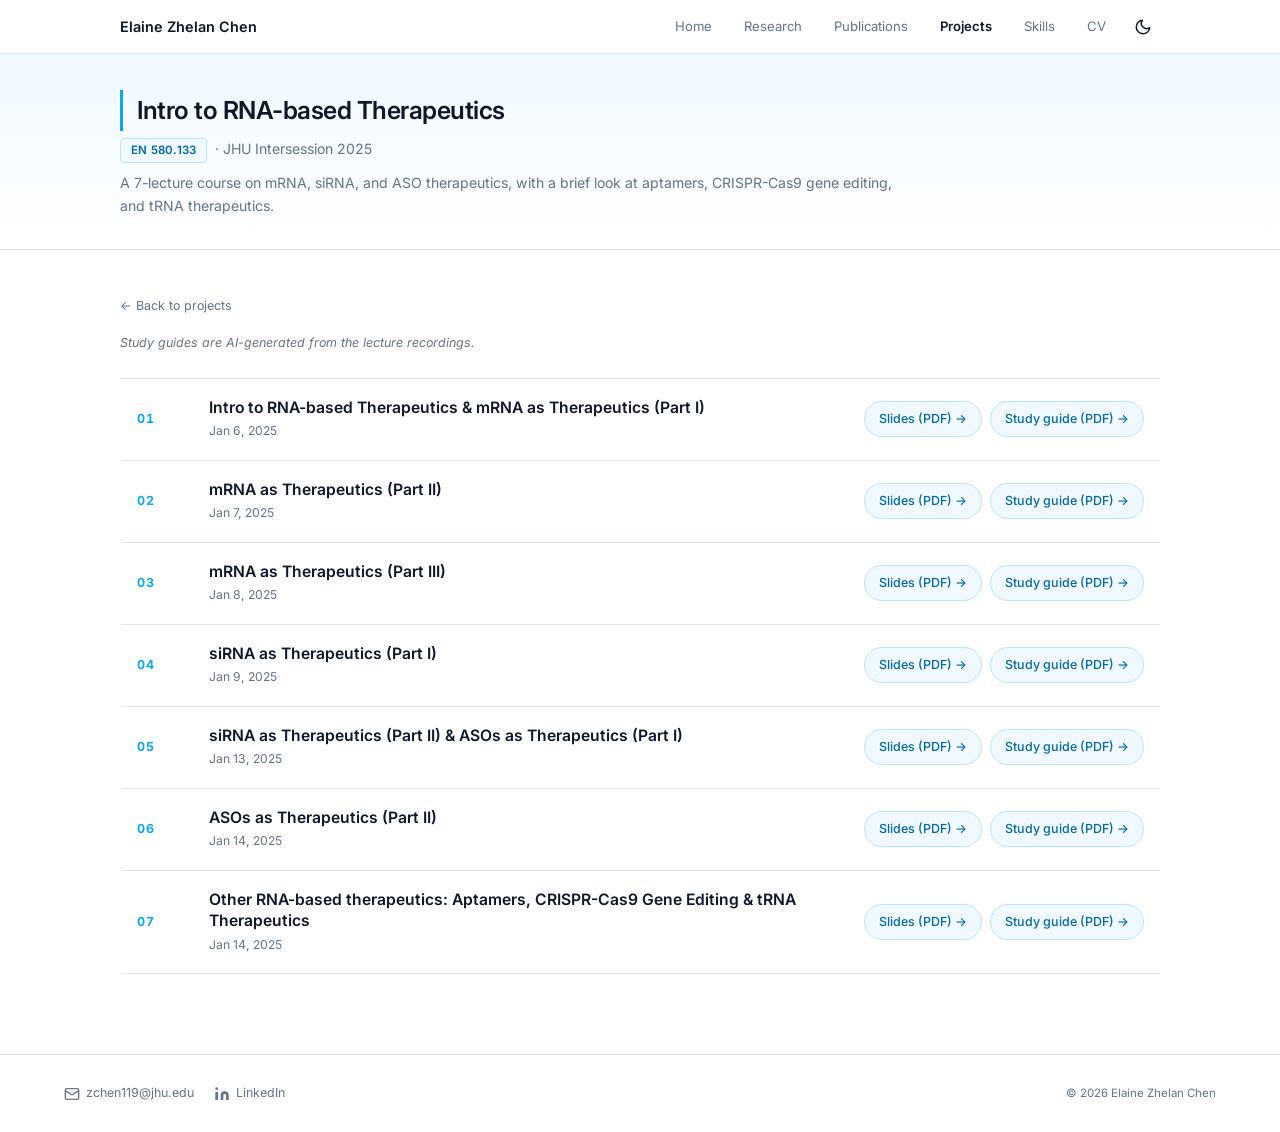
<file: rna-therapeutics.html>
<!DOCTYPE html>
<html lang="en">
<head>
  <meta charset="UTF-8"/>
  <meta name="viewport" content="width=device-width, initial-scale=1.0"/>
  <title>Intro to RNA-based Therapeutics · Elaine Zhelan Chen</title>
  <link rel="preconnect" href="https://fonts.googleapis.com"/>
  <link rel="preconnect" href="https://fonts.gstatic.com" crossorigin/>
  <link href="https://fonts.googleapis.com/css2?family=Inter:wght@300;400;500;600&display=swap" rel="stylesheet"/>
  <link rel="stylesheet" href="css/style.css"/>
</head>
<body data-page="projects">
  <div id="nav-root"></div>
  <main class="page-content">
    <div class="page-band course-band">
      <div class="page-band-inner">
        <div>
          <div class="page-heading">
            <span class="page-title">Intro to RNA-based Therapeutics</span>
          </div>
          <div class="page-sub"><span class="course-code">EN 580.133</span> · JHU Intersession 2025</div>
          <div class="page-sub course-blurb">A 7-lecture course on mRNA, siRNA, and ASO therapeutics, with a brief look at aptamers, CRISPR-Cas9 gene editing, and tRNA therapeutics.</div>
        </div>
      </div>
    </div>
    <div class="page-wrap" style="padding-top:40px;padding-bottom:80px;">

      <a href="projects.html" class="back-link">← Back to projects</a>

      <p class="course-note">Study guides are AI-generated from the lecture recordings.</p>

      <div class="lecture-list">

        <div class="lecture-row">
          <div class="lecture-num">01</div>
          <div class="lecture-text">
            <div class="lecture-title">Intro to RNA-based Therapeutics &amp; mRNA as Therapeutics (Part I)</div>
            <div class="lecture-meta">Jan 6, 2025</div>
          </div>
          <div class="lecture-actions">
            <a class="lecture-pill" href="assets/class_slides/EN580133_lecture1.pdf" target="_blank" rel="noopener">Slides (PDF) →</a>
            <a class="lecture-pill" href="lecture-materials/lecture1_study_guide.pdf" target="_blank" rel="noopener">Study guide (PDF) →</a>
          </div>
        </div>

        <div class="lecture-row">
          <div class="lecture-num">02</div>
          <div class="lecture-text">
            <div class="lecture-title">mRNA as Therapeutics (Part II)</div>
            <div class="lecture-meta">Jan 7, 2025</div>
          </div>
          <div class="lecture-actions">
            <a class="lecture-pill" href="assets/class_slides/EN580133_lecture2.pdf" target="_blank" rel="noopener">Slides (PDF) →</a>
            <a class="lecture-pill" href="lecture-materials/lecture2_study_guide.pdf" target="_blank" rel="noopener">Study guide (PDF) →</a>
          </div>
        </div>

        <div class="lecture-row">
          <div class="lecture-num">03</div>
          <div class="lecture-text">
            <div class="lecture-title">mRNA as Therapeutics (Part III)</div>
            <div class="lecture-meta">Jan 8, 2025</div>
          </div>
          <div class="lecture-actions">
            <a class="lecture-pill" href="assets/class_slides/EN580133_lecture3.pdf" target="_blank" rel="noopener">Slides (PDF) →</a>
            <a class="lecture-pill" href="lecture-materials/lecture3_study_guide.pdf" target="_blank" rel="noopener">Study guide (PDF) →</a>
          </div>
        </div>

        <div class="lecture-row">
          <div class="lecture-num">04</div>
          <div class="lecture-text">
            <div class="lecture-title">siRNA as Therapeutics (Part I)</div>
            <div class="lecture-meta">Jan 9, 2025</div>
          </div>
          <div class="lecture-actions">
            <a class="lecture-pill" href="assets/class_slides/EN580133_lecture4.pdf" target="_blank" rel="noopener">Slides (PDF) →</a>
            <a class="lecture-pill" href="lecture-materials/lecture4_study_guide.pdf" target="_blank" rel="noopener">Study guide (PDF) →</a>
          </div>
        </div>

        <div class="lecture-row">
          <div class="lecture-num">05</div>
          <div class="lecture-text">
            <div class="lecture-title">siRNA as Therapeutics (Part II) &amp; ASOs as Therapeutics (Part I)</div>
            <div class="lecture-meta">Jan 13, 2025</div>
          </div>
          <div class="lecture-actions">
            <a class="lecture-pill" href="assets/class_slides/EN580133_lecture5.pdf" target="_blank" rel="noopener">Slides (PDF) →</a>
            <a class="lecture-pill" href="lecture-materials/lecture5_study_guide.pdf" target="_blank" rel="noopener">Study guide (PDF) →</a>
          </div>
        </div>

        <div class="lecture-row">
          <div class="lecture-num">06</div>
          <div class="lecture-text">
            <div class="lecture-title">ASOs as Therapeutics (Part II)</div>
            <div class="lecture-meta">Jan 14, 2025</div>
          </div>
          <div class="lecture-actions">
            <a class="lecture-pill" href="assets/class_slides/EN580133_lecture6.pdf" target="_blank" rel="noopener">Slides (PDF) →</a>
            <a class="lecture-pill" href="lecture-materials/lecture6_study_guide.pdf" target="_blank" rel="noopener">Study guide (PDF) →</a>
          </div>
        </div>

        <div class="lecture-row">
          <div class="lecture-num">07</div>
          <div class="lecture-text">
            <div class="lecture-title">Other RNA-based therapeutics: Aptamers, CRISPR-Cas9 Gene Editing &amp; tRNA Therapeutics</div>
            <div class="lecture-meta">Jan 14, 2025</div>
          </div>
          <div class="lecture-actions">
            <a class="lecture-pill" href="assets/class_slides/EN580133_lecture7.pdf" target="_blank" rel="noopener">Slides (PDF) →</a>
            <a class="lecture-pill" href="lecture-materials/lecture7_study_guide.pdf" target="_blank" rel="noopener">Study guide (PDF) →</a>
          </div>
        </div>

      </div>

    </div>
  </main>
  <div id="footer-root"></div>
  <script src="js/main.js"></script>
</body>
</html>
</file>
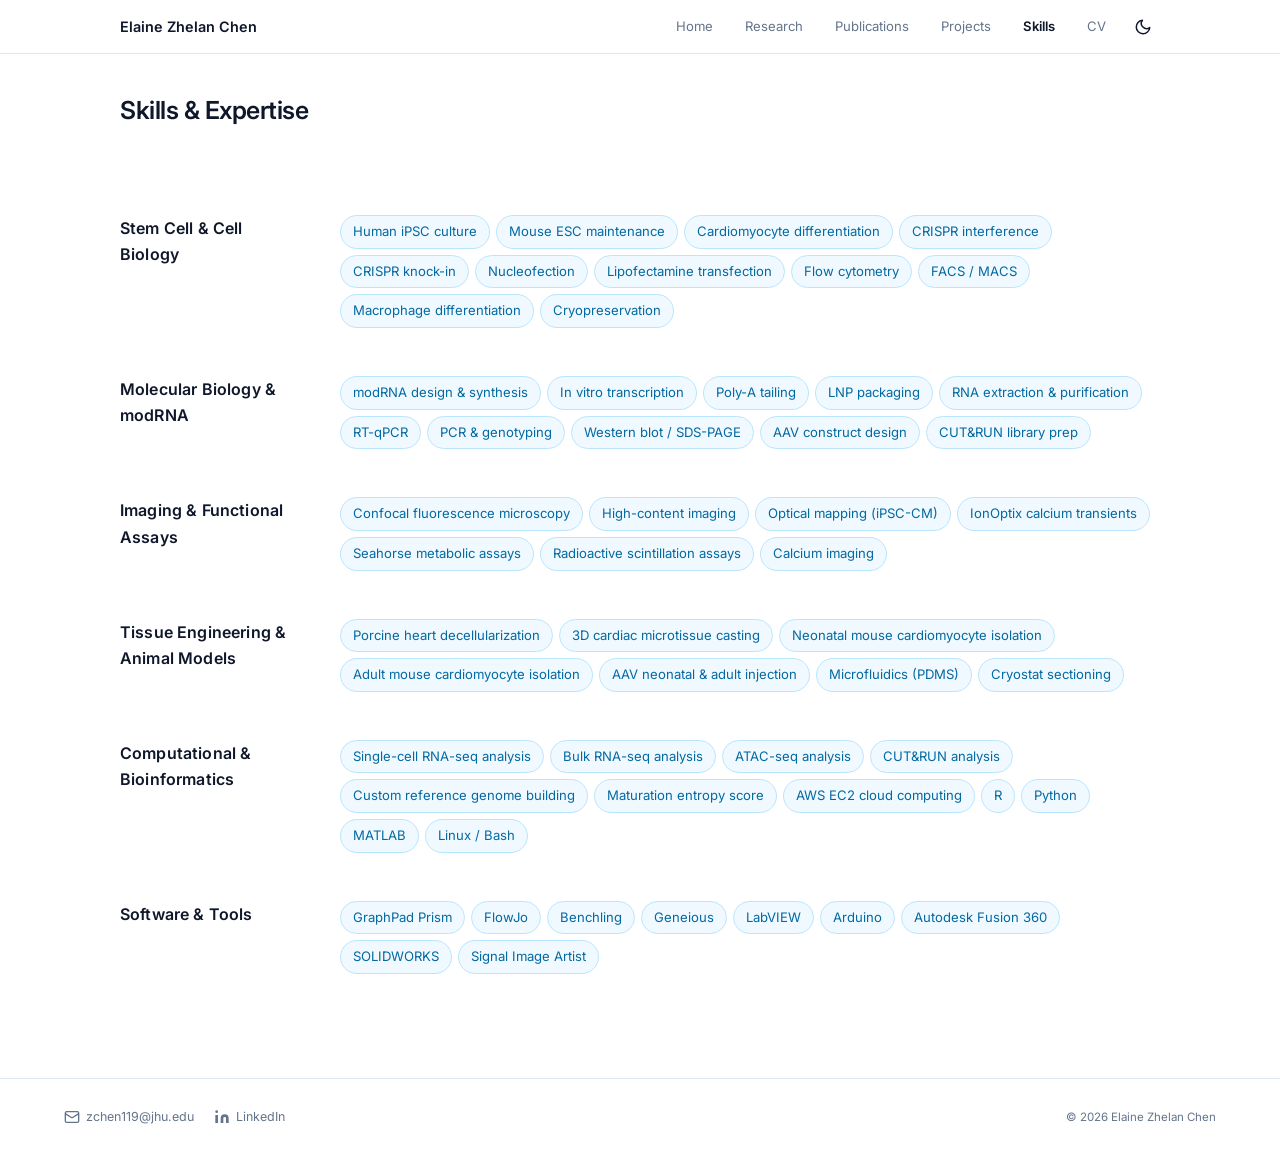
<file: skills.html>
<!DOCTYPE html>
<html lang="en">
<head>
  <meta charset="UTF-8"/>
  <meta name="viewport" content="width=device-width, initial-scale=1.0"/>
  <title>Skills · Elaine Zhelan Chen</title>
  <link rel="preconnect" href="https://fonts.googleapis.com"/>
  <link rel="preconnect" href="https://fonts.gstatic.com" crossorigin/>
  <link href="https://fonts.googleapis.com/css2?family=Inter:wght@300;400;500;600&display=swap" rel="stylesheet"/>
  <link rel="stylesheet" href="css/style.css"/>
</head>
<body data-page="skills">
  <div id="nav-root"></div>
  <main class="page-content">
    <div class="page-band">
      <div class="page-band-inner">
        <div class="page-heading">
          <span class="page-title">Skills &amp; Expertise</span>
        </div>
      </div>
    </div>
    <div class="page-wrap" style="padding-top:40px;padding-bottom:80px;">

      <div class="skills-section">
        <div class="skills-label-col">
          <div class="skills-group-title">Stem Cell &amp; Cell Biology</div>
          <div class="skills-count">11 skills</div>
        </div>
        <div class="skills-tags">
          <span class="skill-tag">Human iPSC culture</span>
          <span class="skill-tag">Mouse ESC maintenance</span>
          <span class="skill-tag">Cardiomyocyte differentiation</span>
          <span class="skill-tag">CRISPR interference</span>
          <span class="skill-tag">CRISPR knock-in</span>
          <span class="skill-tag">Nucleofection</span>
          <span class="skill-tag">Lipofectamine transfection</span>
          <span class="skill-tag">Flow cytometry</span>
          <span class="skill-tag">FACS / MACS</span>
          <span class="skill-tag">Macrophage differentiation</span>
          <span class="skill-tag">Cryopreservation</span>
        </div>
      </div>

      <div class="skills-section">
        <div class="skills-label-col">
          <div class="skills-group-title">Molecular Biology &amp; modRNA</div>
          <div class="skills-count">10 skills</div>
        </div>
        <div class="skills-tags">
          <span class="skill-tag">modRNA design &amp; synthesis</span>
          <span class="skill-tag">In vitro transcription</span>
          <span class="skill-tag">Poly-A tailing</span>
          <span class="skill-tag">LNP packaging</span>
          <span class="skill-tag">RNA extraction &amp; purification</span>
          <span class="skill-tag">RT-qPCR</span>
          <span class="skill-tag">PCR &amp; genotyping</span>
          <span class="skill-tag">Western blot / SDS-PAGE</span>
          <span class="skill-tag">AAV construct design</span>
          <span class="skill-tag">CUT&amp;RUN library prep</span>
        </div>
      </div>

      <div class="skills-section">
        <div class="skills-label-col">
          <div class="skills-group-title">Imaging &amp; Functional Assays</div>
          <div class="skills-count">7 skills</div>
        </div>
        <div class="skills-tags">
          <span class="skill-tag">Confocal fluorescence microscopy</span>
          <span class="skill-tag">High-content imaging</span>
          <span class="skill-tag">Optical mapping (iPSC-CM)</span>
          <span class="skill-tag">IonOptix calcium transients</span>
          <span class="skill-tag">Seahorse metabolic assays</span>
          <span class="skill-tag">Radioactive scintillation assays</span>
          <span class="skill-tag">Calcium imaging</span>
        </div>
      </div>

      <div class="skills-section">
        <div class="skills-label-col">
          <div class="skills-group-title">Tissue Engineering &amp; Animal Models</div>
          <div class="skills-count">7 skills</div>
        </div>
        <div class="skills-tags">
          <span class="skill-tag">Porcine heart decellularization</span>
          <span class="skill-tag">3D cardiac microtissue casting</span>
          <span class="skill-tag">Neonatal mouse cardiomyocyte isolation</span>
          <span class="skill-tag">Adult mouse cardiomyocyte isolation</span>
          <span class="skill-tag">AAV neonatal &amp; adult injection</span>
          <span class="skill-tag">Microfluidics (PDMS)</span>
          <span class="skill-tag">Cryostat sectioning</span>
        </div>
      </div>

      <div class="skills-section">
        <div class="skills-label-col">
          <div class="skills-group-title">Computational &amp; Bioinformatics</div>
          <div class="skills-count">11 skills</div>
        </div>
        <div class="skills-tags">
          <span class="skill-tag">Single-cell RNA-seq analysis</span>
          <span class="skill-tag">Bulk RNA-seq analysis</span>
          <span class="skill-tag">ATAC-seq analysis</span>
          <span class="skill-tag">CUT&amp;RUN analysis</span>
          <span class="skill-tag">Custom reference genome building</span>
          <span class="skill-tag">Maturation entropy score</span>
          <span class="skill-tag">AWS EC2 cloud computing</span>
          <span class="skill-tag">R</span>
          <span class="skill-tag">Python</span>
          <span class="skill-tag">MATLAB</span>
          <span class="skill-tag">Linux / Bash</span>
        </div>
      </div>

      <div class="skills-section">
        <div class="skills-label-col">
          <div class="skills-group-title">Software &amp; Tools</div>
          <div class="skills-count">9 skills</div>
        </div>
        <div class="skills-tags">
          <span class="skill-tag">GraphPad Prism</span>
          <span class="skill-tag">FlowJo</span>
          <span class="skill-tag">Benchling</span>
          <span class="skill-tag">Geneious</span>
          <span class="skill-tag">LabVIEW</span>
          <span class="skill-tag">Arduino</span>
          <span class="skill-tag">Autodesk Fusion 360</span>
          <span class="skill-tag">SOLIDWORKS</span>
          <span class="skill-tag">Signal Image Artist</span>
        </div>
      </div>

    </div>
  </main>
  <div id="footer-root"></div>
  <script src="js/main.js"></script>
</body>
</html>
</file>
<file: css/style.css>
/* ============================================================
   DESIGN TOKENS
   ============================================================ */
:root {
  --sky:       #0ea5e9;
  --sky-light: #f0f9ff;
  --dark:      #0f172a;
  --mid:       #64748b;
  --body:      #1e293b;
  --muted:     #64748b;
  --rule:      #e2e8f0;
  --bg:        #ffffff;
  --bg-alt:    #f8fafc;

  --font-body: 'Inter', system-ui, sans-serif;
  --radius:    8px;
  --shadow:    0 1px 3px rgba(0,0,0,.06), 0 1px 2px rgba(0,0,0,.04);
  --shadow-md: 0 4px 12px rgba(0,0,0,.08);

  --nav-h: 54px;
}

/* ============================================================
   DARK MODE
   ============================================================ */
body.dark {
  --dark:  #f1f5f9;
  --mid:   #94a3b8;
  --body:  #cbd5e1;
  --muted: #64748b;
  --rule:  #1e293b;
  --bg:    #0f172a;
  --bg-alt:#1e293b;
  --sky:   #38bdf8;
}
body.dark { background: #0f172a; color: #f1f5f9; }
body.dark #nav-root nav { background: #0f172a; border-bottom-color: #1e293b; }
body.dark .hero-band { border-bottom-color: #1e293b; }
body.dark #footer-root footer { border-top-color: #1e293b; }
body.dark .skill-tag { background: #0c2340; color: #38bdf8; border-color: #1e4976; }
body.dark .tag { background: #1e293b; color: #94a3b8; }
body.dark .pub-badge { background: #1c1400; color: #fbbf24; }
body.dark .cv-download-bar { border-color: #1e293b; }
body.dark .projects-grid { background: #1e293b; border-color: #1e293b; }
body.dark .project-card { background: #0f172a; }
body.dark .project-placeholder { background: #1e293b; }
body.dark .nav-mobile { background: #0f172a; border-bottom-color: #1e293b; }
body.dark .btn-ghost { background: #1e293b; border-color: #334155; color: #94a3b8; }

/* ============================================================
   RESET
   ============================================================ */
*, *::before, *::after { box-sizing: border-box; margin: 0; padding: 0; }
html { scroll-behavior: smooth; }
body {
  font-family: var(--font-body);
  font-size: 1.0625rem;
  color: var(--dark);
  background: #fff;
  line-height: 1.65;
  -webkit-font-smoothing: antialiased;
}
img { max-width: 100%; display: block; }
a { color: inherit; text-decoration: none; }
ul { list-style: none; }

/* ============================================================
   NAV
   ============================================================ */
#nav-root nav {
  position: fixed;
  top: 0; left: 0; right: 0;
  height: var(--nav-h);
  background: #fff;
  border-bottom: 1px solid var(--rule);
  z-index: 100;
  display: flex;
  align-items: center;
}
.nav-inner {
  display: flex;
  align-items: center;
  justify-content: space-between;
  width: 100%;
  max-width: 1168px;
  margin: 0 auto;
  padding: 0 64px;
}
.nav-brand {
  font-size: .9rem;
  font-weight: 600;
  color: var(--dark);
  white-space: nowrap;
}
.nav-right {
  display: flex;
  align-items: center;
  gap: 20px;
}
.nav-links {
  display: flex;
  gap: 32px;
  align-items: center;
}
.nav-links a {
  font-size: .82rem;
  color: var(--mid);
  transition: color .15s;
}
.nav-links a:hover { color: var(--dark); }
.nav-links a.active {
  color: var(--dark);
  font-weight: 600;
}

/* Dark mode toggle */
.dark-toggle {
  background: none;
  border: none;
  cursor: pointer;
  width: 34px; height: 34px;
  border-radius: 50%;
  display: flex; align-items: center; justify-content: center;
  transition: background .2s, color .2s;
  flex-shrink: 0;
  padding: 0;
  position: relative;
  overflow: hidden;
  color: var(--dark);
}
body.dark .dark-toggle { color: #f1f5f9; }
.dark-toggle:hover { background: var(--sky-light); }
.dark-toggle .icon-moon,
.dark-toggle .icon-sun {
  position: absolute;
  transition: opacity .3s, transform .3s;
}
.dark-toggle .icon-moon { opacity: 1; transform: rotate(0deg); }
.dark-toggle .icon-sun  { opacity: 0; transform: rotate(90deg); }
body.dark .dark-toggle .icon-moon { opacity: 0; transform: rotate(-90deg); }
body.dark .dark-toggle .icon-sun  { opacity: 1; transform: rotate(0deg); }

/* Hamburger */
.nav-toggle {
  display: none;
  flex-direction: column;
  gap: 5px;
  cursor: pointer;
  background: none;
  border: none;
  padding: 4px;
}
.nav-toggle span {
  display: block;
  width: 22px; height: 2px;
  background: var(--dark);
  border-radius: 2px;
}
.nav-mobile {
  display: none;
  position: fixed;
  top: var(--nav-h);
  left: 0; right: 0;
  background: #fff;
  border-bottom: 1px solid var(--rule);
  padding: 16px 64px;
  z-index: 99;
  flex-direction: column;
  gap: 16px;
}
.nav-mobile.open { display: flex; }
.nav-mobile a { font-size: .88rem; color: var(--mid); padding: 4px 0; }
.nav-mobile a.active { color: var(--dark); font-weight: 600; }

@media (max-width: 768px) {
  .nav-links { display: none; }
  .nav-toggle { display: flex; }
}

/* ============================================================
   LAYOUT
   ============================================================ */
.page-content {
  padding-top: var(--nav-h);
  min-height: 100vh;
}
.page-wrap {
  max-width: 1168px;
  margin: 0 auto;
  padding: 0 64px;
}

/* ============================================================
   PAGE HEADER (shared across inner pages)
   ============================================================ */
.page-band {
  padding: 36px 0 20px;
}
.page-band-inner {
  max-width: 1168px;
  margin: 0 auto;
  padding: 0 64px;
  display: flex;
  align-items: center;
  justify-content: space-between;
}
.page-heading {
  display: flex;
  align-items: baseline;
  gap: 14px;
}
.page-title {
  font-size: 1.55rem;
  font-weight: 600;
  letter-spacing: -.02em;
  color: var(--dark);
}
.page-sub {
  font-size: .88rem;
  color: var(--muted);
  margin-top: 6px;
}

/* ============================================================
   FOOTER
   ============================================================ */
#footer-root footer {
  border-top: 1px solid var(--rule);
  padding: 28px 64px;
  display: flex;
  align-items: center;
  justify-content: space-between;
  flex-wrap: wrap;
  gap: 12px;
}
.footer-links {
  display: flex;
  align-items: center;
  gap: 20px;
}
.footer-links a {
  display: flex;
  align-items: center;
  gap: 6px;
  color: var(--muted);
  font-size: .78rem;
  transition: color .15s;
}
.footer-links a:hover { color: var(--sky); }
.footer-links svg { width: 16px; height: 16px; }
.footer-copy {
  font-size: .72rem;
  color: var(--muted);
}

/* ============================================================
   BUTTONS
   ============================================================ */
.btn-fill {
  display: inline-flex;
  align-items: center;
  justify-content: center;
  background: var(--dark);
  color: #fff;
  font-size: .78rem;
  font-weight: 500;
  padding: 10px 24px;
  border-radius: var(--radius);
  transition: background .15s;
}
.btn-fill:hover { background: #1e293b; }

.btn-ghost {
  display: inline-flex;
  align-items: center;
  justify-content: center;
  background: #fff;
  color: var(--mid);
  font-size: .78rem;
  font-weight: 500;
  padding: 10px 24px;
  border-radius: var(--radius);
  border: 1px solid var(--rule);
  transition: background .15s;
}
.btn-ghost:hover { background: var(--bg-alt); }

/* ============================================================
   TAGS — uniform sky/slate theme
   ============================================================ */
.tag,
.tag-computational,
.tag-wetlab,
.tag-software,
.tag-industry,
.tag-teaching { background: #f0f9ff; color: #0369a1; border: 1px solid #bae6fd; }

.tag {
  display: inline-block;
  padding: 3px 9px;
  border-radius: 4px;
  font-size: .65rem;
  font-weight: 500;
}
.tag-computational,
.tag-wetlab,
.tag-software,
.tag-industry,
.tag-teaching {
  display: inline-block;
  padding: 3px 10px;
  border-radius: 20px;
  font-size: .65rem;
  font-weight: 500;
}

body.dark .tag,
body.dark .tag-computational,
body.dark .tag-wetlab,
body.dark .tag-software,
body.dark .tag-industry,
body.dark .tag-teaching { background: #0c2340; color: #38bdf8; border-color: #1e4976; }

/* ============================================================
   HOME — HERO
   ============================================================ */
.hero-band {
  border-bottom: 1px solid var(--rule);
  padding: 60px 0;
}
.hero-inner {
  max-width: 1168px;
  margin: 0 auto;
  padding: 0 64px;
  display: flex;
  gap: 56px;
  align-items: flex-start;
  justify-content: center;
}
.hero-left {
  flex: 0 0 auto;
  width: 560px;
}
.hero-left h1 {
  font-family: var(--font-body);
  font-size: 1.9rem;
  font-weight: 600;
  line-height: 1.1;
  letter-spacing: -.03em;
  margin-bottom: 8px;
  color: var(--dark);
}
.hero-role {
  font-size: .85rem;
  color: var(--mid);
  margin-bottom: 40px;
}
.hero-bio p {
  font-size: .95rem;
  color: var(--body);
  line-height: 1.88;
  margin-bottom: .85em;
  font-weight: 400;
}
.hero-bio p:last-child { margin-bottom: 0; }
.hero-ctas {
  margin-top: 36px;
  display: flex;
  gap: 10px;
  align-items: center;
}
.hero-social {
  margin-top: 12px;
  display: flex;
  gap: 14px;
  font-size: .76rem;
  color: var(--muted);
}
.hero-social a:hover { color: var(--sky); }
.hero-links {
  margin-top: 32px;
  display: flex;
  gap: 8px;
  align-items: center;
  flex-wrap: wrap;
}
.hero-links a {
  font-size: .78rem;
  font-weight: 500;
  color: #0369a1;
  background: #f0f9ff;
  border: 1px solid #bae6fd;
  padding: 6px 14px;
  border-radius: 20px;
  transition: background .15s, border-color .15s;
}
.hero-links a:hover { background: #e0f2fe; border-color: #7dd3fc; }
.hero-right {
  display: flex;
  flex-direction: column;
  gap: 16px;
}
.hero-photo-wrap {
  width: 220px;
  aspect-ratio: 3/4;
  overflow: hidden;
  border-radius: 12px;
}
.hero-photo-wrap img {
  width: 100%;
  height: 100%;
  object-fit: cover;
  filter: grayscale(15%);
}
.hero-stats {
  display: flex;
  flex-direction: column;
}
.hero-stat {
  display: flex;
  align-items: baseline;
  justify-content: space-between;
  padding: 10px 0;
}
.hero-stat-val { font-size: 1rem; font-weight: 600; color: var(--dark); }
.hero-stat-label { font-size: .72rem; color: var(--muted); }
.hero-stat-label a { color: var(--muted); text-decoration: underline; text-underline-offset: 2px; }
.hero-stat-label a:hover { color: var(--sky); }

@media (max-width: 900px) {
  .hero-inner { flex-direction: column; gap: 32px; justify-content: flex-start; }
  .hero-left { width: 100%; }
  .hero-right { flex-direction: row; flex-wrap: wrap; gap: 24px; }
}

/* ============================================================
   RESEARCH TIMELINE
   ============================================================ */
.timeline-list {
  display: flex;
  flex-direction: column;
  gap: 32px;
}
.tl-item {
  display: grid;
  grid-template-columns: 180px 1fr;
  padding: 0;
}
.tl-left { padding-right: 40px; }
.tl-date { font-size: .9rem; font-weight: 500; color: var(--dark); line-height: 1.5; }
.tl-org  { font-size: .88rem; font-weight: 500; color: var(--sky); margin-top: 6px; }
.tl-title { font-size: 1rem; font-weight: 600; color: var(--dark); margin-bottom: 6px; }
.tl-body  { font-size: .93rem; color: var(--body); line-height: 1.85; font-weight: 400; margin-bottom: 14px; }
.tl-tags  { display: flex; flex-wrap: wrap; gap: 6px; }

@media (max-width: 680px) {
  .tl-item { grid-template-columns: 1fr; gap: 8px; }
  .tl-left { padding-right: 0; }
}

/* ============================================================
   PUBLICATIONS
   ============================================================ */
.pub-list {
  display: flex;
  flex-direction: column;
  gap: 20px;
}
.pub-item {
  padding: 0;
  margin-bottom: 24px;
  display: grid;
  grid-template-columns: 32px 1fr;
  gap: 0 20px;
}
.pub-idx  { font-size: .72rem; color: var(--muted); padding-top: 3px; }
.pub-title { font-size: .92rem; font-weight: 500; color: var(--dark); margin-bottom: 5px; line-height: 1.5; }
.pub-badge {
  display: inline-block;
  font-size: .6rem;
  font-weight: 600;
  padding: 2px 7px;
  border-radius: 3px;
  background: #fef9c3;
  color: #854d0e;
  margin-left: 8px;
  vertical-align: middle;
}
.pub-authors { font-size: .87rem; color: var(--body); font-weight: 400; margin-bottom: 4px; }
.pub-authors strong { font-weight: 600; color: var(--dark); text-decoration: underline; }
.pub-meta { font-size: .78rem; color: var(--muted); }
.pub-meta a { color: var(--sky); }
.pub-meta a:hover { text-decoration: underline; }
.pub-section-label {
  font-size: .68rem;
  font-weight: 600;
  color: var(--sky);
  letter-spacing: .1em;
  padding: 40px 0 16px;
  display: block;
  margin-bottom: 0;
}
.pub-heading {
  font-family: var(--font-body);
  font-size: 1.55rem;
  font-weight: 600;
  letter-spacing: -.02em;
  color: var(--dark);
  padding: 0 0 4px 14px;
  border-left: 3px solid var(--sky);
  margin: 0 0 44px 0;
}
.pub-list + .pub-heading { margin-top: 56px; }

/* ============================================================
   PROJECTS
   ============================================================ */
.projects-grid {
  display: grid;
  grid-template-columns: 1fr;
  gap: 1px;
  background: var(--rule);
  border: 1px solid var(--rule);
}
.project-card {
  background: #fff;
  padding: 36px;
}
.project-card h3 {
  font-family: var(--font-body);
  font-size: 1.1rem;
  font-weight: 600;
  color: var(--dark);
  margin-bottom: 10px;
  letter-spacing: -.01em;
}
.project-card p {
  font-size: .88rem;
  color: var(--body);
  line-height: 1.8;
  font-weight: 400;
  margin-bottom: 16px;
}
.project-card-tags { display: flex; flex-wrap: wrap; gap: 6px; }
.project-card-link {
  display: inline-block;
  margin-top: 20px;
  font-size: .75rem;
  font-weight: 500;
  color: var(--sky);
  border-bottom: 1px solid var(--sky);
  padding-bottom: 1px;
}
.project-placeholder {
  background: var(--bg-alt);
  display: flex;
  flex-direction: column;
  align-items: center;
  justify-content: center;
  min-height: 200px;
  text-align: center;
  color: var(--muted);
}
.project-placeholder-plus { font-size: 1.5rem; color: #cbd5e1; margin-bottom: 8px; font-weight: 400; }

/* ============================================================
   COURSE — LECTURE LIST (rna-therapeutics.html)
   ============================================================ */
.course-band {
  background: linear-gradient(180deg, var(--sky-light) 0%, transparent 100%);
  border-bottom: 1px solid var(--rule);
  padding-bottom: 32px;
}
body.dark .course-band {
  background: linear-gradient(180deg, #0c2340 0%, transparent 100%);
  border-bottom-color: #1e293b;
}
.course-band .page-title {
  border-left: 3px solid var(--sky);
  padding-left: 14px;
}

.course-code {
  display: inline-block;
  font-size: .72rem;
  font-weight: 600;
  color: #0369a1;
  background: #f0f9ff;
  border: 1px solid #bae6fd;
  padding: 2px 10px;
  border-radius: 4px;
  letter-spacing: .02em;
  margin-right: 4px;
}
body.dark .course-code {
  background: #0c2340;
  color: #38bdf8;
  border-color: #1e4976;
}
.course-blurb { margin-top: 8px; max-width: 780px; }

.back-link {
  display: inline-block;
  font-size: .78rem;
  color: var(--muted);
  margin-bottom: 28px;
  transition: color .15s;
}
.back-link:hover { color: var(--sky); }

.course-note {
  font-size: .78rem;
  color: var(--muted);
  font-style: italic;
  margin: -12px 0 24px 0;
}

.lecture-list {
  display: flex;
  flex-direction: column;
  border-top: 1px solid var(--rule);
}
.lecture-row {
  display: grid;
  grid-template-columns: 48px 1fr auto;
  align-items: center;
  gap: 24px;
  padding: 18px 16px 18px 14px;
  border-bottom: 1px solid var(--rule);
  border-left: 3px solid transparent;
  transition: background .15s, border-left-color .15s;
}
.lecture-row:hover {
  background: var(--sky-light);
  border-left-color: var(--sky);
}
body.dark .lecture-row:hover {
  background: #0c2340;
  border-left-color: var(--sky);
}

.lecture-num {
  font-size: .78rem;
  font-weight: 700;
  color: var(--sky);
  letter-spacing: .08em;
  font-variant-numeric: tabular-nums;
}
.lecture-text { min-width: 0; }
.lecture-title {
  font-size: .98rem;
  font-weight: 600;
  color: var(--dark);
  line-height: 1.4;
}
.lecture-meta {
  font-size: .76rem;
  color: var(--muted);
  margin-top: 3px;
}
.lecture-actions {
  display: flex;
  gap: 8px;
  flex-wrap: wrap;
  justify-content: flex-end;
}
.lecture-pill {
  font-size: .78rem;
  font-weight: 500;
  color: #0369a1;
  background: #f0f9ff;
  border: 1px solid #bae6fd;
  padding: 7px 14px;
  border-radius: 20px;
  white-space: nowrap;
  transition: background .15s, border-color .15s, color .15s;
}
.lecture-pill:hover {
  background: #e0f2fe;
  border-color: #7dd3fc;
}

body.dark .lecture-pill {
  background: #0c2340;
  color: #38bdf8;
  border-color: #1e4976;
}
body.dark .lecture-pill:hover {
  background: #14304d;
  border-color: #2563eb;
}

@media (max-width: 680px) {
  .lecture-row {
    grid-template-columns: 36px 1fr;
    gap: 12px;
    row-gap: 10px;
    padding: 16px 4px;
  }
  .lecture-actions {
    grid-column: 2;
    justify-content: flex-start;
  }
}

/* ============================================================
   SKILLS
   ============================================================ */
.skills-section {
  padding: 24px 0;
  display: grid;
  grid-template-columns: 220px 1fr;
  gap: 0;
}
.skills-label-col { padding-right: 48px; }
.skills-group-title {
  font-size: 1rem;
  font-weight: 600;
  color: var(--dark);
  letter-spacing: .01em;
}
.skills-count { display: none; }
.skills-tags { display: flex; flex-wrap: wrap; gap: 6px; align-content: flex-start; }
.skill-tag {
  font-size: .82rem;
  font-weight: 400;
  color: #0369a1;
  background: #f0f9ff;
  border: 1px solid #bae6fd;
  padding: 5px 12px;
  border-radius: 20px;
  transition: background .15s, border-color .15s;
}
.skill-tag:hover { background: #e0f2fe; border-color: #7dd3fc; }

@media (max-width: 680px) {
  .skills-section { grid-template-columns: 1fr; gap: 16px; }
  .skills-label-col { padding-right: 0; }
}

/* ============================================================
   CV
   ============================================================ */
.cv-download-bar {
  display: flex;
  align-items: center;
  justify-content: space-between;
  gap: 16px;
  border: 1px solid var(--rule);
  border-radius: var(--radius);
  padding: 16px 20px;
  margin-bottom: 40px;
}
.cv-download-bar p { font-size: .88rem; color: var(--body); }
.cv-download-bar p strong { color: var(--dark); font-weight: 600; }
.cv-download-bar small { font-size: .78rem; color: var(--muted); }

.cv-section { margin-bottom: 48px; }
.cv-section-label {
  font-size: 1.4rem;
  font-weight: 600;
  font-family: 'Lora', Georgia, serif;
  color: var(--dark);
  letter-spacing: 0;
  padding-bottom: 12px;
  margin-bottom: 0;
  display: block;
}
.cv-profile { font-size: .9rem; color: var(--body); line-height: 1.85; font-weight: 400; padding: 20px 0; }
.cv-profile-list {
  padding: 16px 0 0 18px;
  list-style: disc;
  display: flex;
  flex-direction: column;
  gap: 6px;
  max-width: 850px;
}
.cv-profile-list li { font-size: .9rem; color: var(--body); line-height: 1.8; font-weight: 400; }
.cv-skills-block { padding: 16px 0 0; }
.cv-skills-category-label { font-size: .82rem; font-weight: 600; color: var(--dark); margin-bottom: 8px; }
.cv-entry {
  padding: 20px 0;
  margin-bottom: 24px;
  display: grid;
  grid-template-columns: 1fr auto;
  gap: 4px 24px;
}
.cv-entry-title { font-size: .92rem; font-weight: 600; color: var(--dark); grid-column: 1; }
.cv-entry-date  { font-size: .75rem; color: var(--muted); white-space: nowrap; grid-column: 2; grid-row: 1; }
.cv-entry-org   { font-size: .78rem; color: var(--sky); grid-column: 1; margin-bottom: 10px; }
.cv-entry-note  { font-size: .82rem; color: var(--muted); grid-column: 1 / -1; }
.cv-entry ul {
  grid-column: 1 / -1;
  padding-left: 16px;
  list-style: disc;
  display: flex;
  flex-direction: column;
  gap: 4px;
}
.cv-entry ul li { font-size: .9rem; color: var(--body); line-height: 1.8; font-weight: 400; }
.cv-awards { }
.cv-awards li {
  font-size: .88rem;
  color: var(--body);
  line-height: 1.8;
  font-weight: 400;
  padding: 8px 0;
}
.cv-awards strong { font-weight: 600; color: var(--dark); }

/* ============================================================
   CV PAGE — type scale + spacing + button color
   ============================================================ */
body[data-page="cv"] .cv-profile-list li { font-size: .95rem; }
body[data-page="cv"] .cv-entry ul li { font-size: .95rem; }
body[data-page="cv"] .cv-awards li { font-size: .95rem; padding: 5px 0; }
body[data-page="cv"] .cv-entry-title { font-size: 1rem; }
body[data-page="cv"] .cv-entry-org { font-size: .85rem; }
body[data-page="cv"] .cv-entry-date { font-size: .82rem; }
body[data-page="cv"] .cv-profile { font-size: .95rem; }
body[data-page="cv"] .cv-section { margin-bottom: 32px; }
body[data-page="cv"] .cv-entry { padding: 14px 0; margin-bottom: 12px; }
body[data-page="cv"] .cv-entry ul { gap: 2px; }
body[data-page="cv"] .btn-fill { background: var(--sky); }
body[data-page="cv"] .cv-entry ul li a { color: var(--sky); text-decoration: underline; }
body[data-page="cv"] .cv-entry ul li a:hover { text-decoration: underline; opacity: 0.8; }
body[data-page="cv"] .btn-fill:hover { background: #0284c7; }

@media print {
  #nav-root, #footer-root, .cv-download-bar { display: none !important; }
  .page-content { padding-top: 0; }
}

/* ============================================================
   RESPONSIVE
   ============================================================ */
@media (max-width: 768px) {
  .hero-band { padding-left: 0; padding-right: 0; }
  .hero-inner { padding-left: 24px; padding-right: 24px; }
  .page-band { padding-left: 0; padding-right: 0; }
  .page-band-inner { padding-left: 24px; padding-right: 24px; }
  #footer-root footer { padding-left: 24px; padding-right: 24px; }
  .nav-inner { padding-left: 24px; padding-right: 24px; }
  .page-wrap { padding-left: 24px; padding-right: 24px; }
  .nav-mobile { padding-left: 24px; padding-right: 24px; }
  .projects-grid { grid-template-columns: 1fr; }
}
</file>
